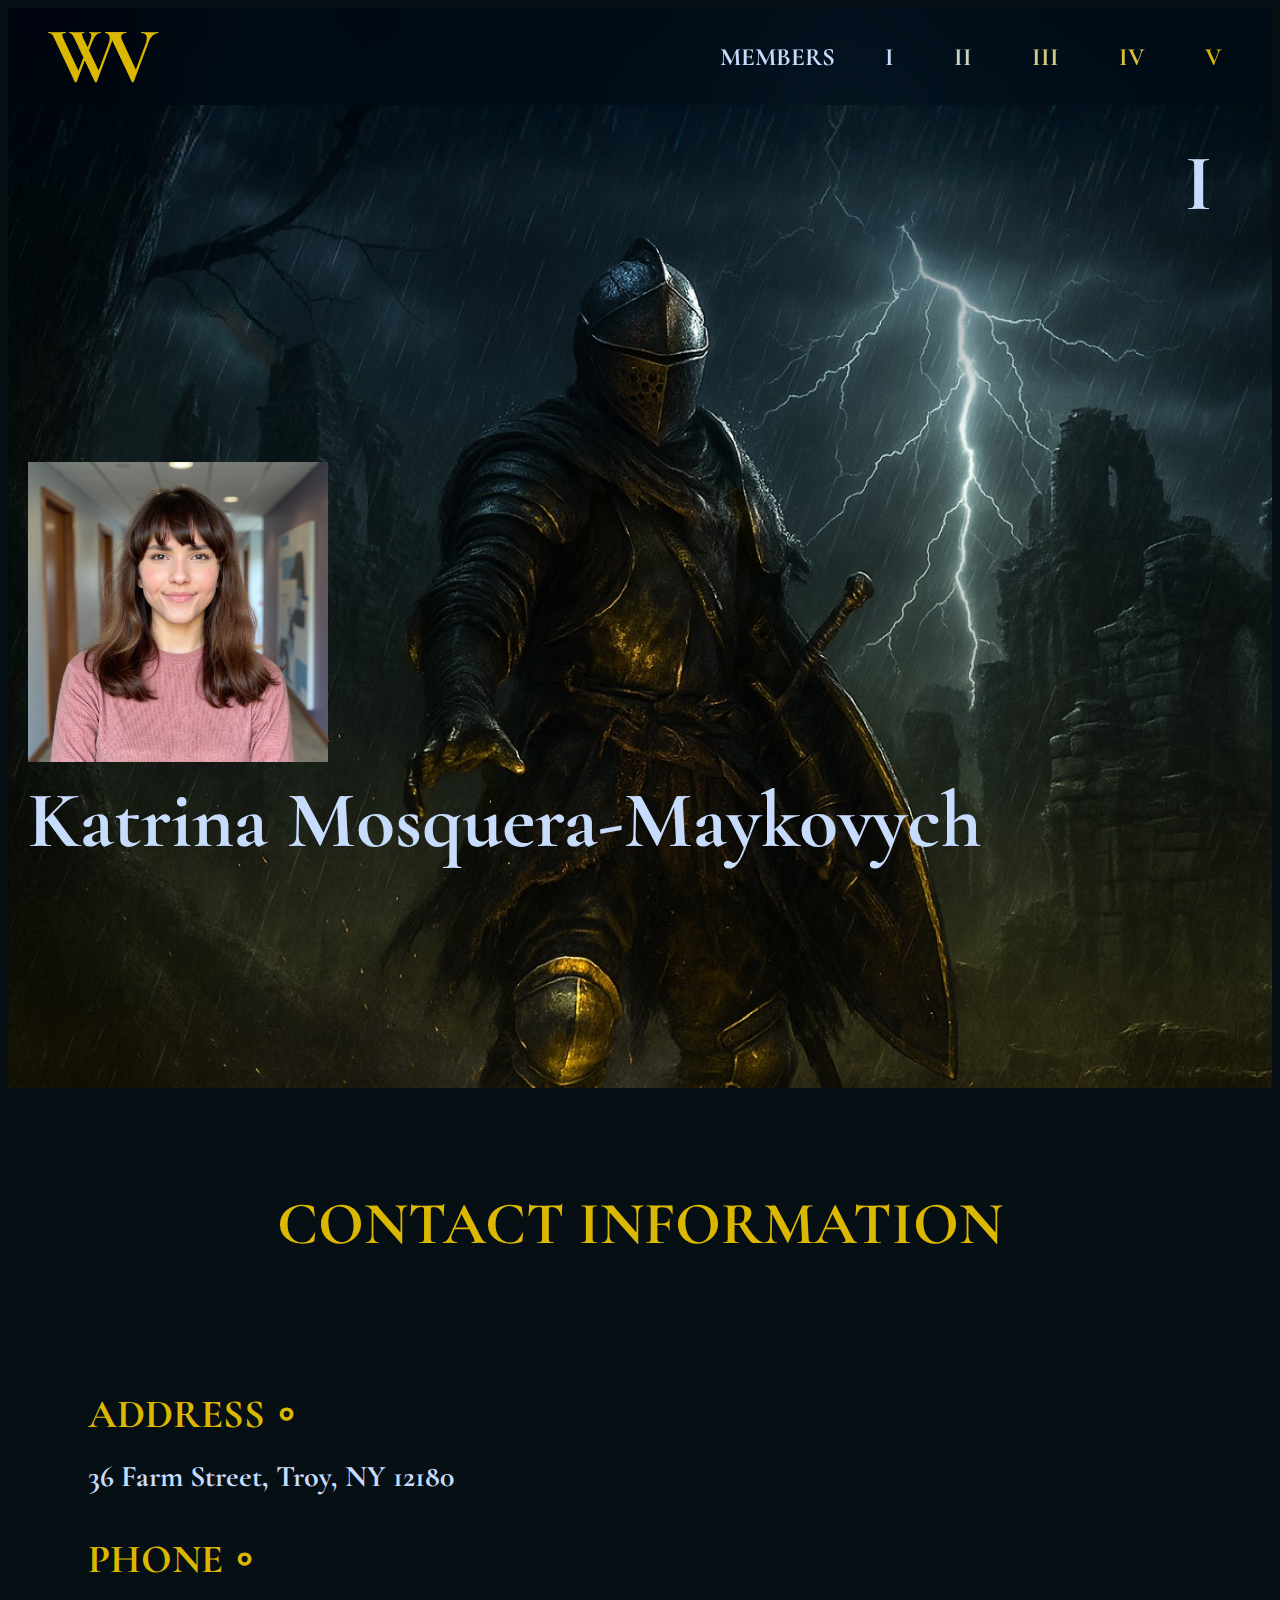
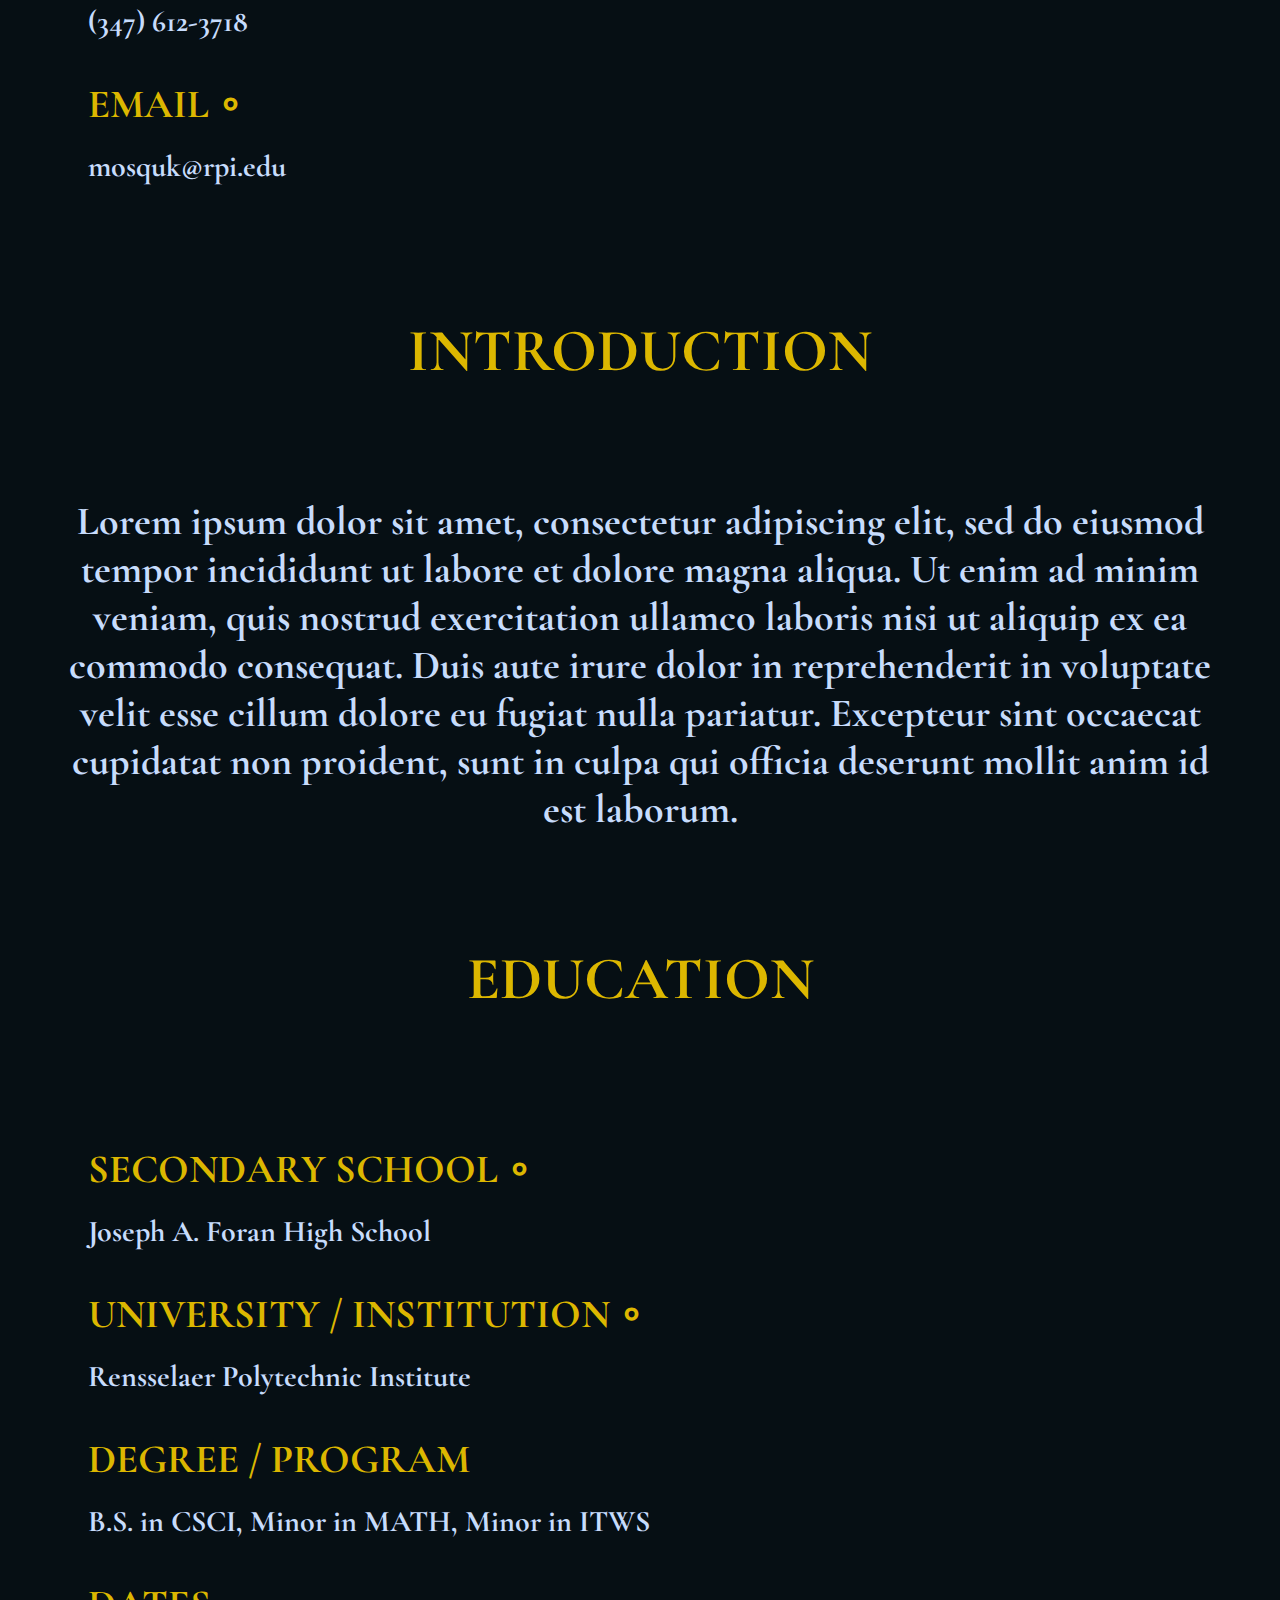
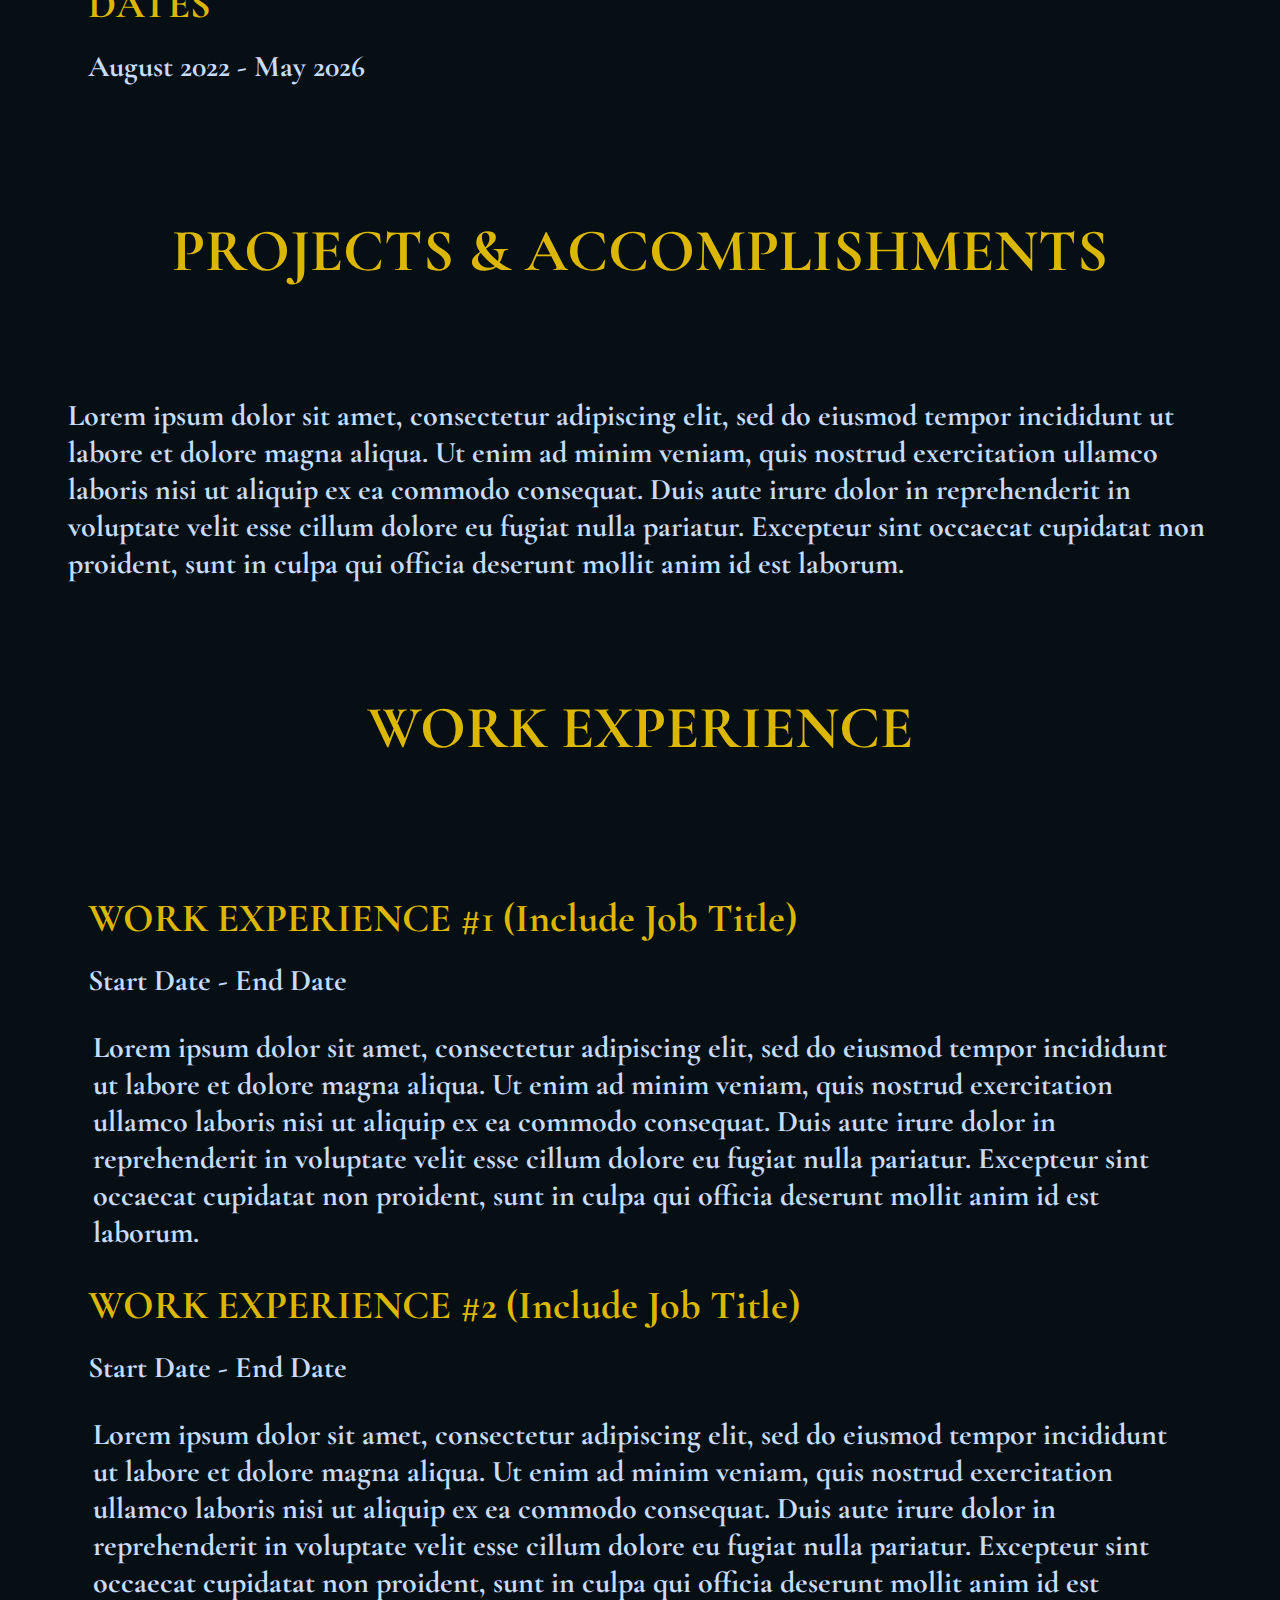
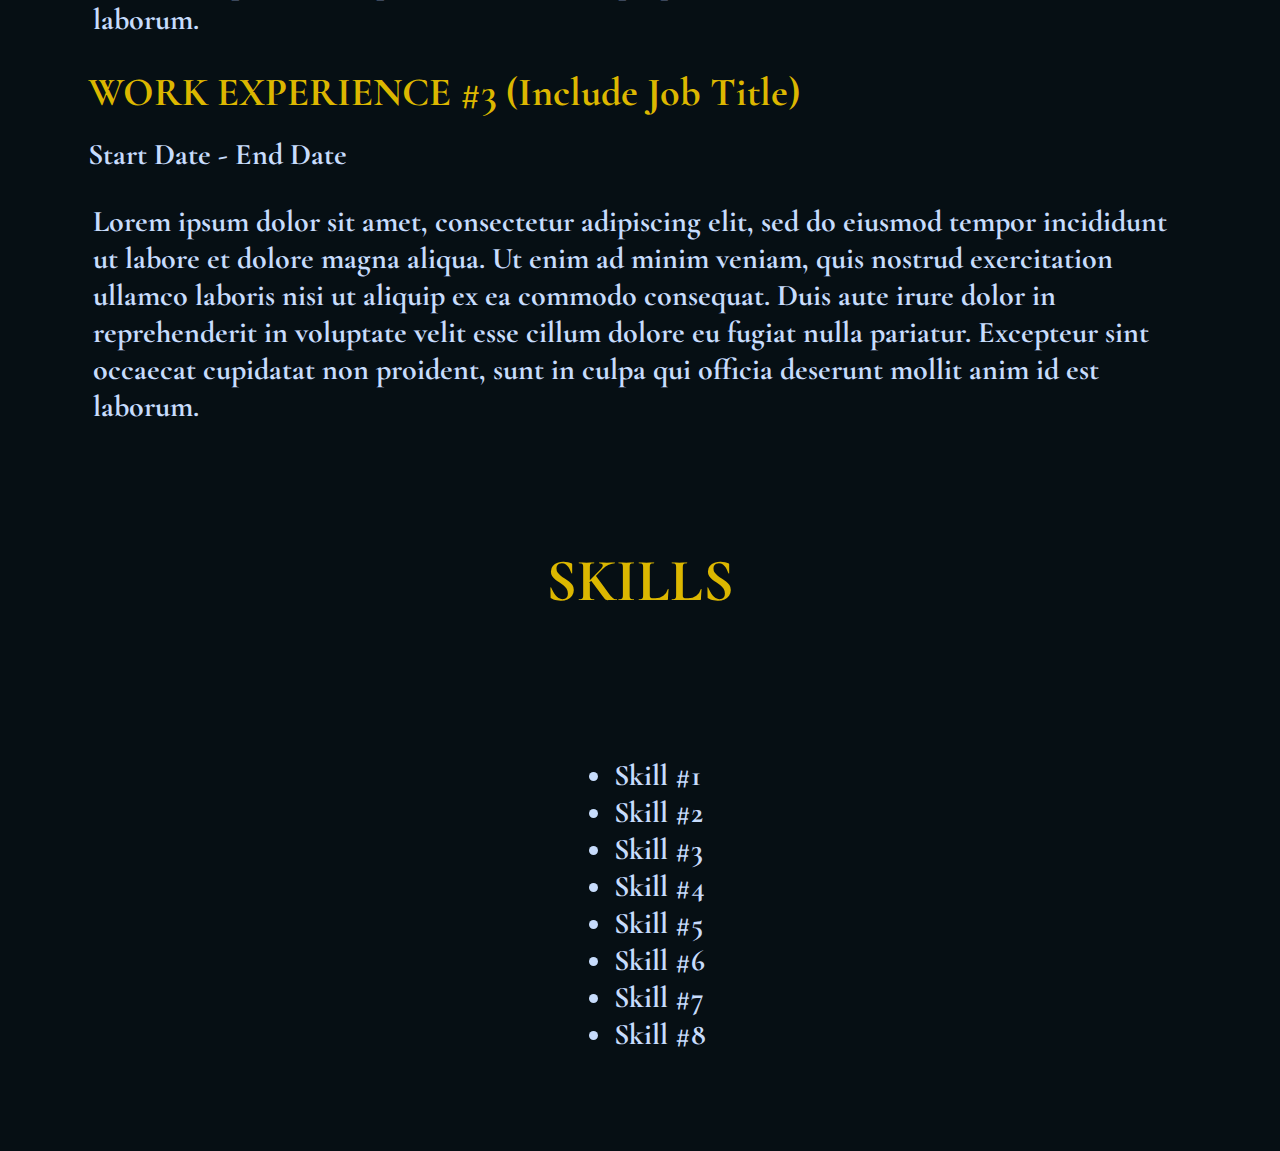
<file: Lab1/kat.html>
<!DOCTYPE html>
<html lang="en">
<head>
    <meta charset="UTF-8">
    <meta name="viewport" content="width=device-width, initial-scale=1.0">
    <link rel="icon" type="image/png" href="Resources/WV-monogram.svg">
    <title>WeatherVanes | Katrina M.</title>
    <link rel="stylesheet" href="Resources/merged-styles.css">
    <link rel="preconnect" href="https://fonts.googleapis.com">
    <link rel="preconnect" href="https://fonts.gstatic.com" crossorigin>
    <link href="https://fonts.googleapis.com/css2?family=Cormorant+Garamond:ital,wght@0,300..700;1,300..700&family=Lacquer&display=swap" rel="stylesheet">
</head>
<body>
   <div class="main">
  <div class="picture-stack" style="
      background: url(Resources/dark-souls-larger.png) center;
      background-size: cover;
      background-repeat: no-repeat;">
    <div class="header">
      <a href="index.html" style="padding: 0px"><div class="wv-monogram">WV</div></a>
      <div class="separating-div"></div>
      <div class="members">MEMBERS</div>
      <a href="kat.html" class="member-1">I</a>
      <a href="manny.html" class="member-2">II</a>
      <a href="mj.html" class="member-3">III</a>
      <a href="varugr.html" class="member-4">IV</a>
      <a href="sawyer.html" class="member-5">V</a>
    </div>

    <div class="hero">
      <div class="member-number">
        <div class="weather-vanes-title">I</div>
      </div>
      <div class="headshot-and-name">
        <img src="Resources/kat.jpeg" style="aspect-ratio: inherit;" height="300px" />
        <div class="weather-vanes-title2">Katrina Mosquera-Maykovych</div>
      </div>
    </div>
  </div>
  <div class="portfolio-information">
    <div class="contact-information">CONTACT INFORMATION</div>
    <div class="contact-info">
      <div class="text">
        <div class="title">
          <div class="address">ADDRESS ∘</div>
        </div>
        <div class="description">
          <div class="desc">
            36 Farm Street, Troy, NY 12180
          </div>
        </div>
      </div>
      <div class="text">
        <div class="title">
          <div class="phone">PHONE ∘</div>
        </div>
        <div class="description">
          <div class="_347-612-3718">(347) 612-3718</div>
        </div>
      </div>
      <div class="text">
        <div class="title">
          <div class="email">EMAIL ∘</div>
        </div>
        <div class="description">
          <div class="mosquk-rpi-edu">mosquk@rpi.edu</div>
        </div>
      </div>
    </div>
    <div class="introduction">INTRODUCTION</div>
    <div class="introduction-statement">
      <div
        class="[base64]"
      >
        Lorem ipsum dolor sit amet, consectetur adipiscing elit, sed do eiusmod
        tempor incididunt ut labore et dolore magna aliqua. Ut enim ad minim
        veniam, quis nostrud exercitation ullamco laboris nisi ut aliquip ex ea
        commodo consequat. Duis aute irure dolor in reprehenderit in voluptate
        velit esse cillum dolore eu fugiat nulla pariatur. Excepteur sint
        occaecat cupidatat non proident, sunt in culpa qui officia deserunt
        mollit anim id est laborum.
      </div>
    </div>
    <div class="education">EDUCATION</div>
    <div class="contact-info">
      <div class="text">
        <div class="title">
          <div class="secondary-school">SECONDARY SCHOOL ∘</div>
        </div>
        <div class="description">
          <div class="joseph-a-foran-high-school">
            Joseph A. Foran High School
          </div>
        </div>
      </div>
      <div class="text">
        <div class="title">
          <div class="university-institution">UNIVERSITY / INSTITUTION ∘</div>
        </div>
        <div class="description">
          <div class="rensselaer-polytechnic-institute">
            Rensselaer Polytechnic Institute
          </div>
        </div>
      </div>
      <div class="text">
        <div class="title">
          <div class="degree-program">DEGREE / PROGRAM</div>
        </div>
        <div class="description">
          <div class="b-s-in-csci-minor-in-math-minor-in-itws">
            B.S. in CSCI, Minor in MATH, Minor in ITWS
          </div>
        </div>
      </div>
      <div class="text">
        <div class="title">
          <div class="dates">DATES</div>
        </div>
        <div class="description">
          <div class="august-2022-may-2026">August 2022 - May 2026</div>
        </div>
      </div>
    </div>
    <div class="projects-accomplishments">PROJECTS &amp; ACCOMPLISHMENTS</div>
    <div class="projects-accomplishments2">
      <div
        class="description"
      >
        Lorem ipsum dolor sit amet, consectetur adipiscing elit, sed do eiusmod
        tempor incididunt ut labore et dolore magna aliqua. Ut enim ad minim
        veniam, quis nostrud exercitation ullamco laboris nisi ut aliquip ex ea
        commodo consequat. Duis aute irure dolor in reprehenderit in voluptate
        velit esse cillum dolore eu fugiat nulla pariatur. Excepteur sint
        occaecat cupidatat non proident, sunt in culpa qui officia deserunt
        mollit anim id est laborum.
      </div>
    </div>
    <div class="work-experience">WORK EXPERIENCE</div>
    <div class="contact-info">
      <div class="text">
        <div class="title">
          <div class="work-experience-1-include-job-title">
            WORK EXPERIENCE #1 (Include Job Title)
          </div>
        </div>
        <div class="description">
          <div class="start-date-end-date">Start Date - End Date</div>
        </div>
      </div>
      <div class="work-exp-details">
        <div
          class="[base64]"
        >
          Lorem ipsum dolor sit amet, consectetur adipiscing elit, sed do
          eiusmod tempor incididunt ut labore et dolore magna aliqua. Ut enim ad
          minim veniam, quis nostrud exercitation ullamco laboris nisi ut
          aliquip ex ea commodo consequat. Duis aute irure dolor in
          reprehenderit in voluptate velit esse cillum dolore eu fugiat nulla
          pariatur. Excepteur sint occaecat cupidatat non proident, sunt in
          culpa qui officia deserunt mollit anim id est laborum.
        </div>
      </div>
      <div class="text">
        <div class="title">
          <div class="work-experience-2-include-job-title">
            WORK EXPERIENCE #2 (Include Job Title)
          </div>
        </div>
        <div class="description">
          <div class="start-date-end-date">Start Date - End Date</div>
        </div>
      </div>
      <div class="work-exp-details">
        <div
          class="[base64]"
        >
          Lorem ipsum dolor sit amet, consectetur adipiscing elit, sed do
          eiusmod tempor incididunt ut labore et dolore magna aliqua. Ut enim ad
          minim veniam, quis nostrud exercitation ullamco laboris nisi ut
          aliquip ex ea commodo consequat. Duis aute irure dolor in
          reprehenderit in voluptate velit esse cillum dolore eu fugiat nulla
          pariatur. Excepteur sint occaecat cupidatat non proident, sunt in
          culpa qui officia deserunt mollit anim id est laborum.
        </div>
      </div>
      <div class="text">
        <div class="title">
          <div class="work-experience-3-include-job-title">
            WORK EXPERIENCE #3 (Include Job Title)
          </div>
        </div>
        <div class="description">
          <div class="start-date-end-date">Start Date - End Date</div>
        </div>
      </div>
      <div class="work-exp-details">
        <div
          class="[base64]"
        >
          Lorem ipsum dolor sit amet, consectetur adipiscing elit, sed do
          eiusmod tempor incididunt ut labore et dolore magna aliqua. Ut enim ad
          minim veniam, quis nostrud exercitation ullamco laboris nisi ut
          aliquip ex ea commodo consequat. Duis aute irure dolor in
          reprehenderit in voluptate velit esse cillum dolore eu fugiat nulla
          pariatur. Excepteur sint occaecat cupidatat non proident, sunt in
          culpa qui officia deserunt mollit anim id est laborum.
        </div>
      </div>
    </div>
    <div class="skills">SKILLS</div>
    <div class="skills2">
      <div
        class="skill-1-skill-2-skill-3-skill-4-skill-5-skill-6-skill-7-skill-8"
      >
        <ul
          class="skill-1-skill-2-skill-3-skill-4-skill-5-skill-6-skill-7-skill-8-span"
        >
          <li>Skill #1</li>
          <li>Skill #2</li>
          <li>Skill #3</li>
          <li>Skill #4</li>
          <li>Skill #5</li>
          <li>Skill #6</li>
          <li>Skill #7</li>
          <li>Skill #8</li>
        </ul>
      </div>
    </div>
  </div>
</div>


</body>
</html>
</file>
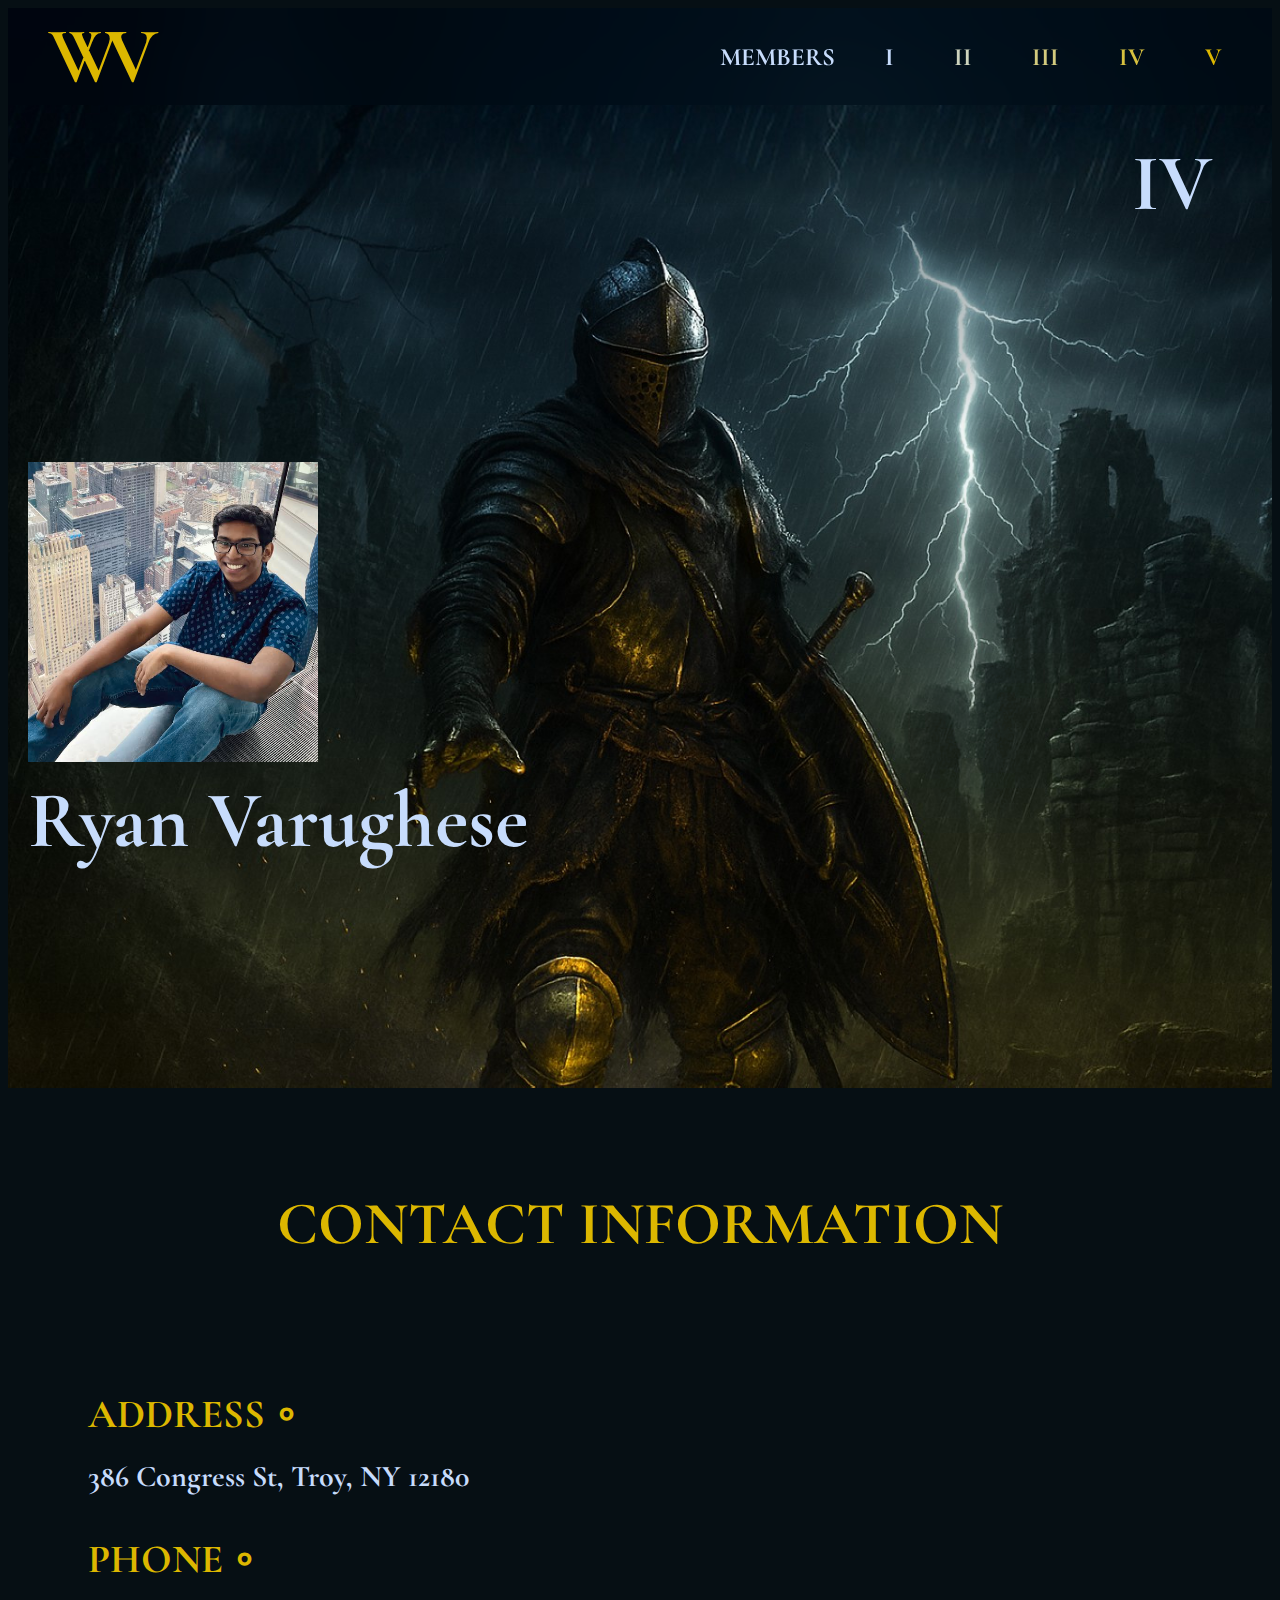
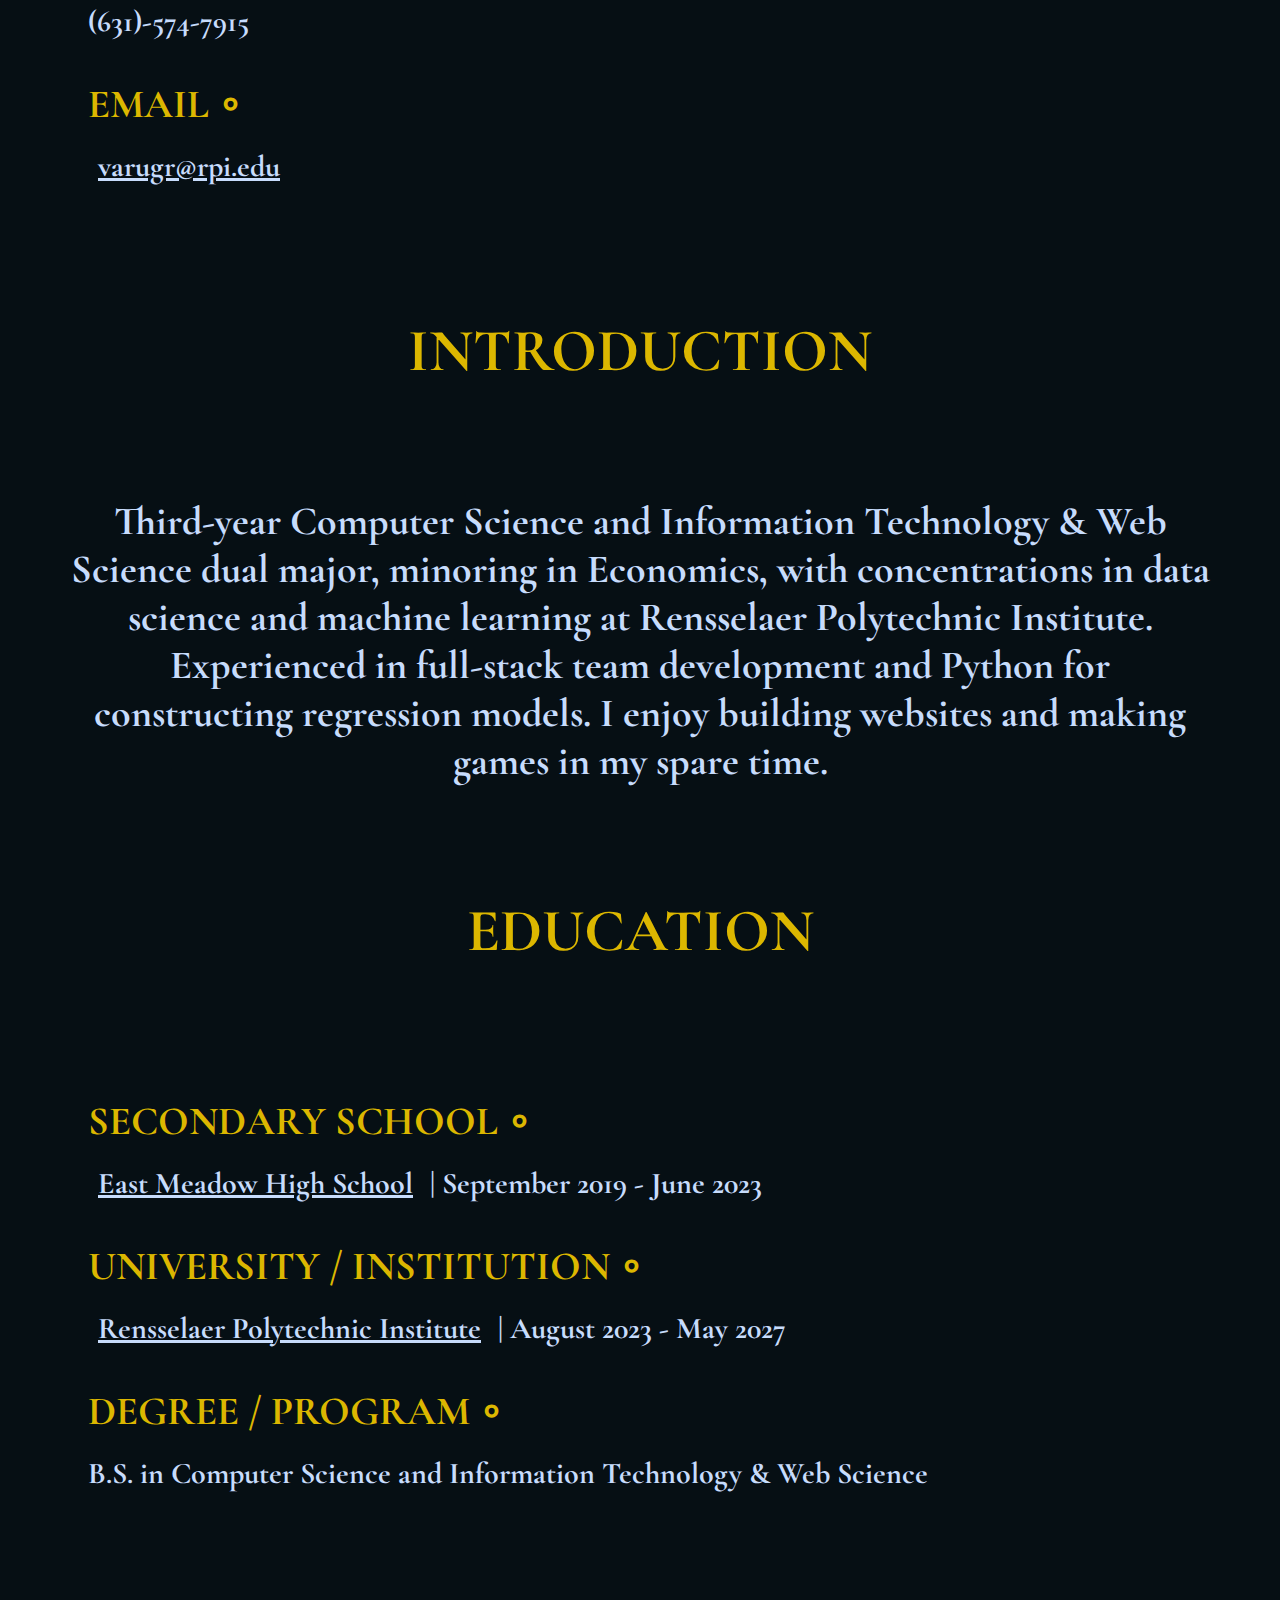
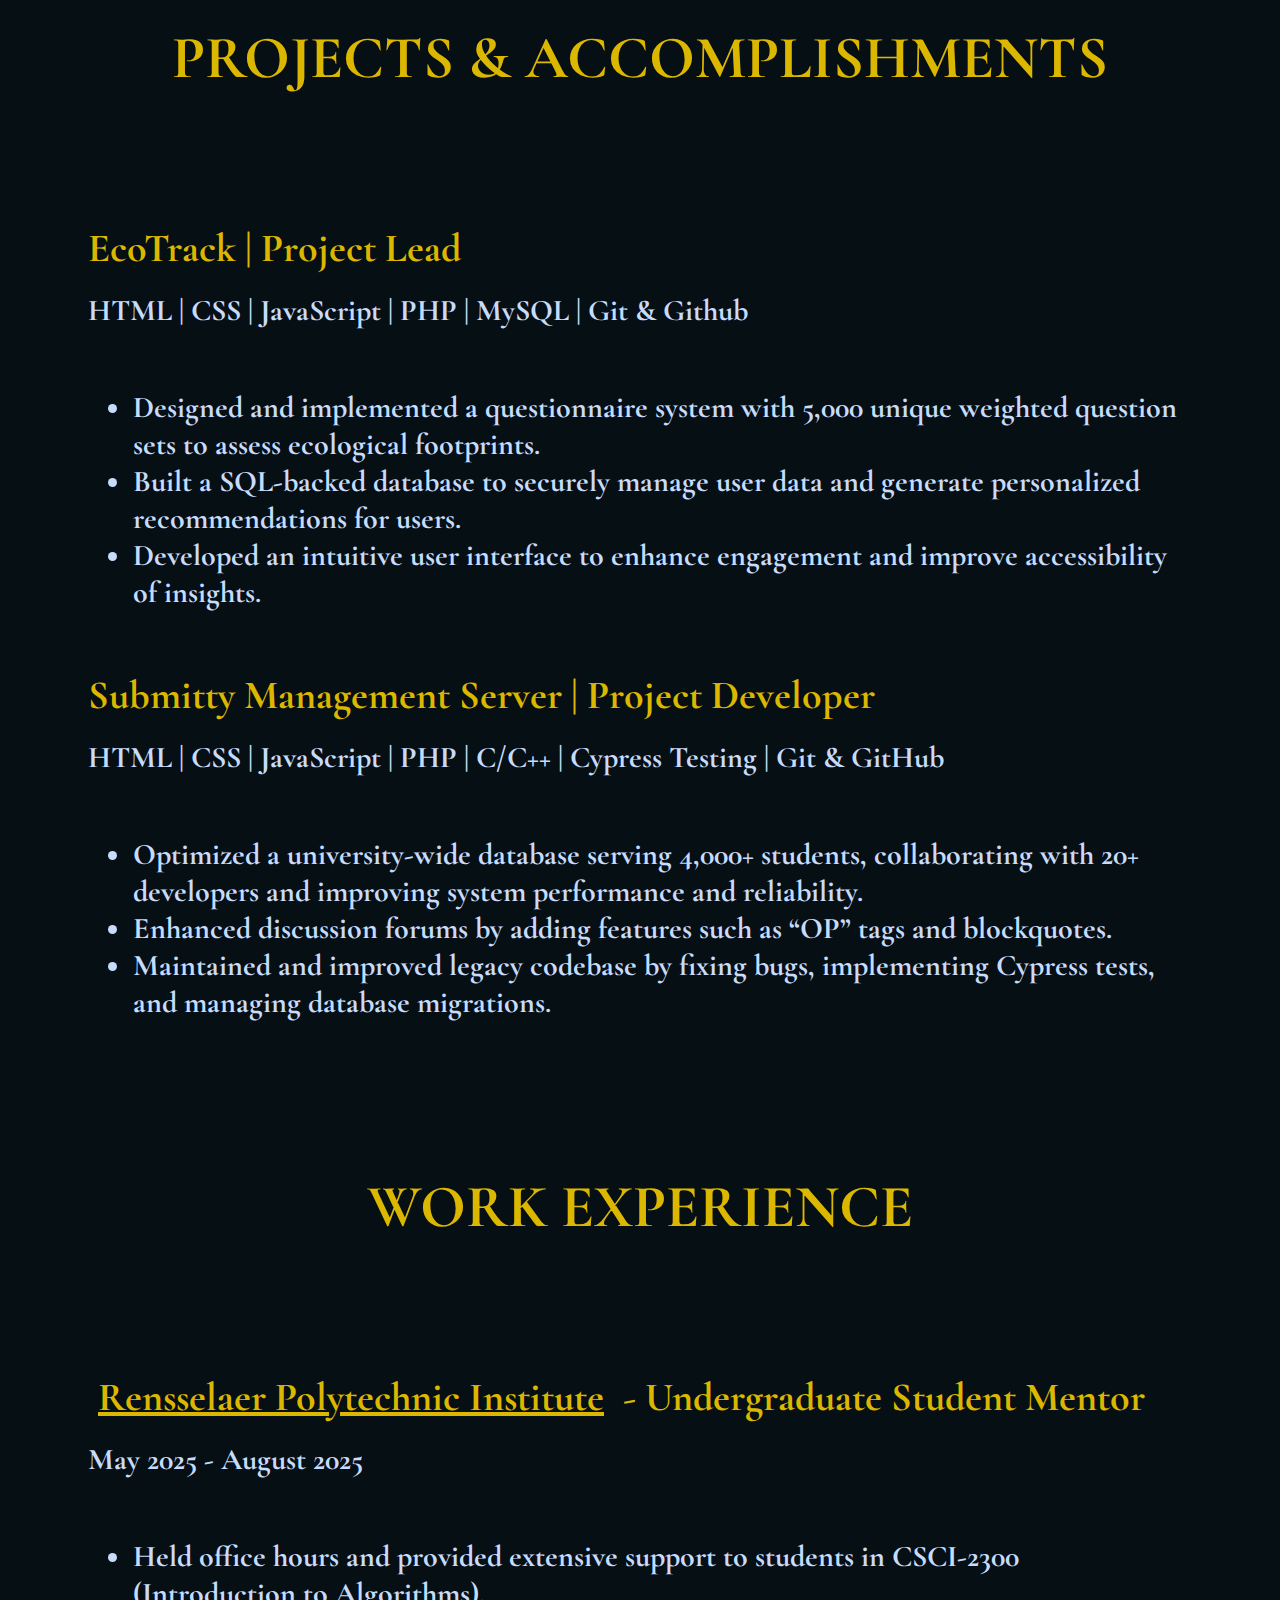
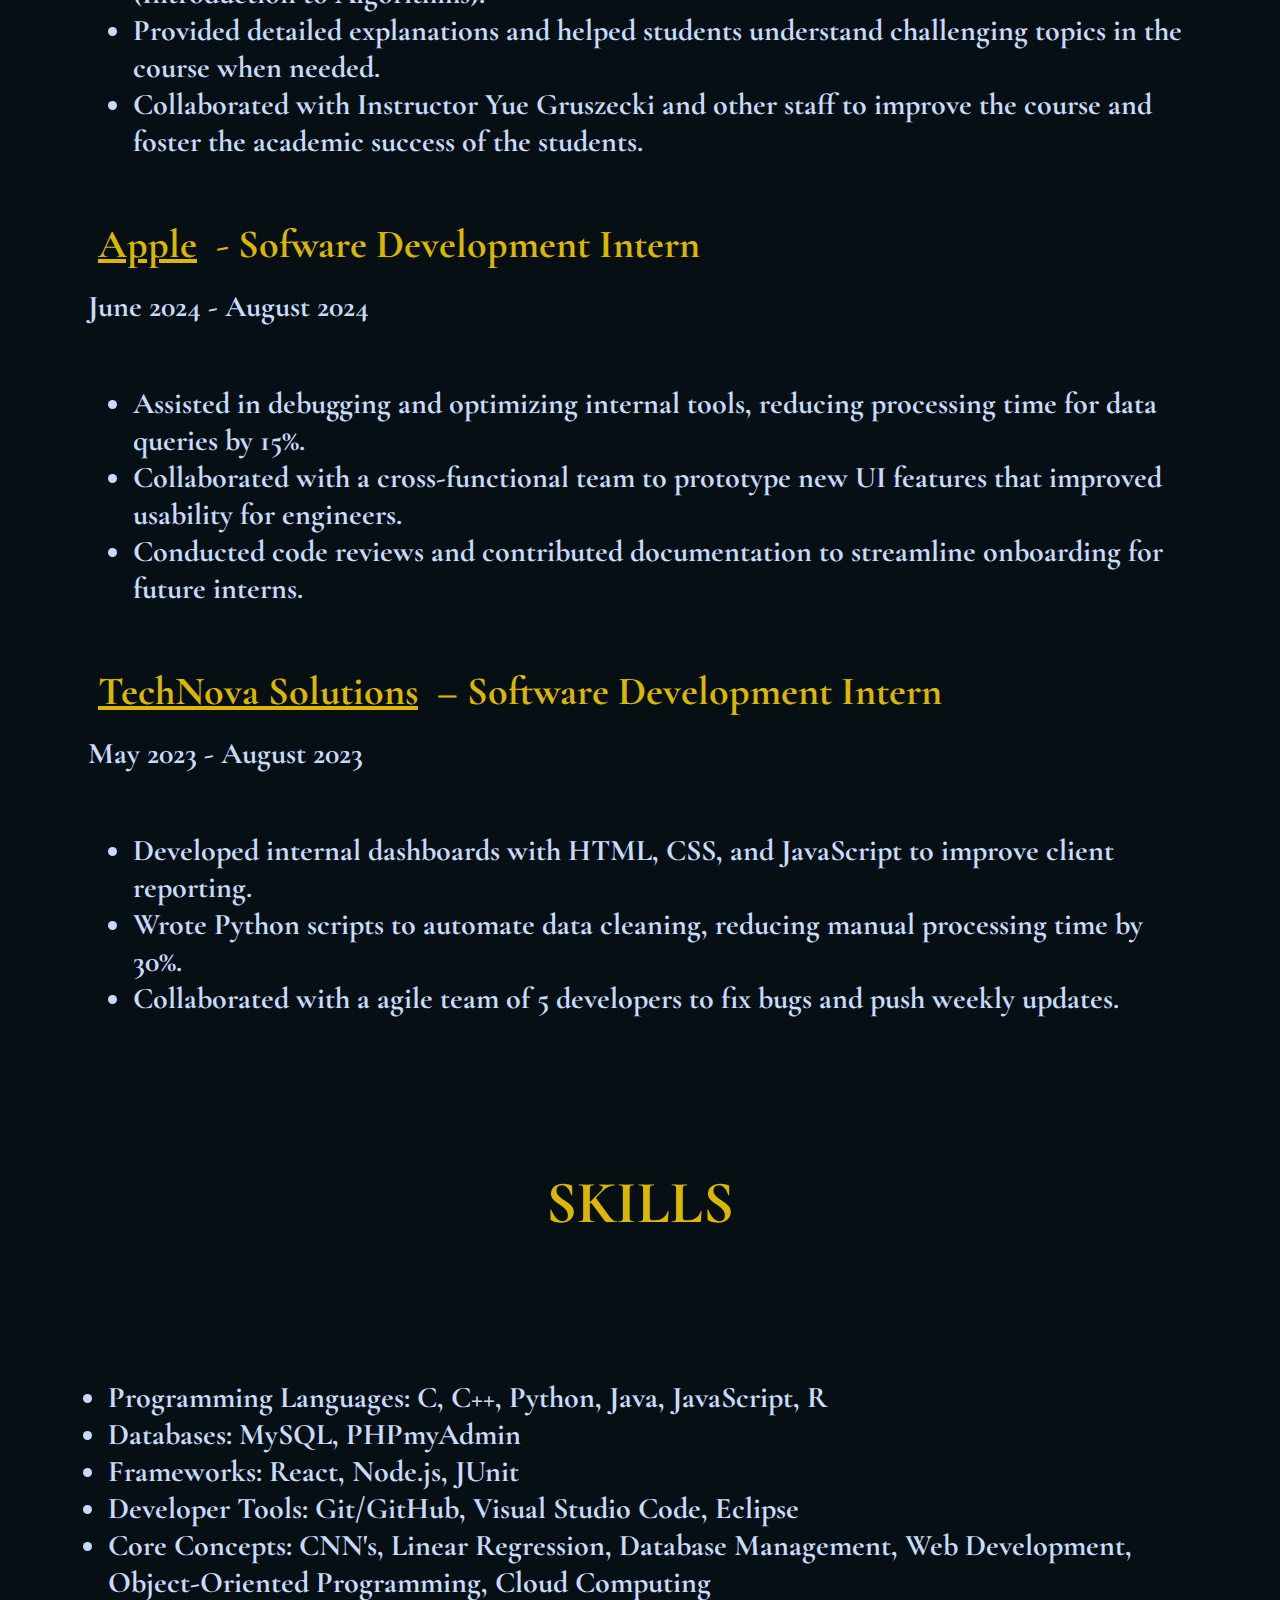
<file: Lab1/varugr.html>
<!DOCTYPE html>
<html lang="en">

<head>
    <meta charset="UTF-8">
    <meta name="viewport" content="width=device-width, initial-scale=1.0">
    <link rel="icon" type="image/png" href="Resources/WV-monogram.svg">
    <title>WeatherVanes | Ryan V.</title>
    <link rel="stylesheet" href="Resources/merged-styles.css">
    <link rel="preconnect" href="https://fonts.googleapis.com">
    <link rel="preconnect" href="https://fonts.gstatic.com" crossorigin>
    <link href="https://fonts.googleapis.com/css2?family=Cormorant+Garamond:ital,wght@0,300..700;1,300..700&family=Lacquer&display=swap" rel="stylesheet">
</head>

<body>
   <div class="main">
  <div class="picture-stack" style="
      background: url(Resources/dark-souls-larger.png) center;
      background-size: cover;
      background-repeat: no-repeat;">

    <div class="header">
      <a href="index.html" style="padding: 0px"><div class="wv-monogram">WV</div></a>
      <div class="separating-div"></div>
      <div class="members">MEMBERS</div>
      <a href="kat.html" class="member-1">I</a>
      <a href="manny.html" class="member-2">II</a>
      <a href="mj.html" class="member-3">III</a>
      <a href="varugr.html" class="member-4">IV</a>
      <a href="sawyer.html" class="member-5">V</a>
    </div>

    <div class="hero">
      <div class="member-number">
        <div class="weather-vanes-title">IV</div>
      </div>
      <div class="headshot-and-name">
        <img src="Resources/ryan.png" style="aspect-ratio: inherit;" height="300" alt="Ryan Varughese"/>
        <div class="weather-vanes-title2">Ryan Varughese</div>
      </div>
    </div>
  </div>
  <div class="portfolio-information">



  <div class="contact-information">CONTACT INFORMATION</div>
  <div class="contact-info vcard">
    <div class="text">
      <div class="title">
        <div class="address">ADDRESS ∘</div>
      </div>
      <div class="description">
        <div class="desc adr">
          <span class="street-address">386 Congress St</span>, 
          <span class="locality">Troy</span>, 
          <span class="region">NY</span> 
          <span class="postal-code">12180</span>
        </div>
      </div>
    </div>
    <div class="text">
      <div class="title">
        <div class="phone">PHONE ∘</div>
      </div>
      <div class="description">
        <div class="tel">(631)-574-7915</div>
      </div>
    </div>
    <div class="text">
      <div class="title">
        <div class="email">EMAIL ∘</div>
      </div>
      <div class="description">
        <div class="email">
          <a class="email" href="mailto:varugr@rpi.edu">varugr@rpi.edu</a>
        </div>
      </div>
    </div>
  </div>




    <div class="introduction">INTRODUCTION</div>
    <div class="introduction-statement">
      <div
        class="[base64]"
      >
        Third-year Computer Science and Information Technology & Web Science dual major, minoring in Economics, 
        with concentrations in data science and machine learning at Rensselaer Polytechnic Institute. 
        Experienced in full-stack team development and Python for constructing regression models. I enjoy building websites and making
        games in my spare time.
      </div>
    </div>



    <div class="education">EDUCATION</div>
    <div class="contact-info">
      <div class="text">
        <div class="title">
          <div class="secondary-school">SECONDARY SCHOOL ∘</div>
        </div>
        <div class="description">
          <div class="em-high-school">
            <a href="https://www.emufsd.us/o/emhs">East Meadow High School</a> | September 2019 - June 2023
          </div>
        </div>
      </div>
      <div class="text">
        <div class="title">
          <div class="university-institution">UNIVERSITY / INSTITUTION ∘</div>
        </div>
        <div class="description">
          <div class="rensselaer-polytechnic-institute">
            <a href="https://www.rpi.edu/">Rensselaer Polytechnic Institute</a> | August 2023 - May 2027
          </div>
        </div>
      </div>
      <div class="text">
        <div class="title">
          <div class="degree-program">DEGREE / PROGRAM ∘</div>
        </div>
        <div class="description">
          <div class="b-s-in-csci-minor-in-math-minor-in-itws">
            B.S. in Computer Science and Information Technology & Web Science
          </div>
        </div>
      </div>
    </div>



    <div class="projects-accomplishments">PROJECTS &amp; ACCOMPLISHMENTS</div>
    <div class="contact-info">
      <div class="text">
        <div class="title">
          <div class="project"> EcoTrack | Project Lead </div>
        </div>
        <div class="description">
          <div class="start-date-end-date">HTML | CSS | JavaScript | PHP | MySQL | Git & Github</div>
        </div>
      </div>
      <div class="work-exp-details-ryan">
        <div class = info>
          <ul>
            <li>Designed and implemented a questionnaire system with 5,000 unique weighted question sets to assess ecological footprints.</li>
            <li>Built a SQL-backed database to securely manage user data and generate personalized recommendations for users.</li>
            <li>Developed an intuitive user interface to enhance engagement and improve accessibility of insights.</li>
          </ul>
        </div>
      </div>
      <div class="text">
        <div class="title">
          <div class="project">Submitty Management Server | Project Developer</div>
        </div>
        <div class="description">
          <div class="start-date-end-date">HTML | CSS | JavaScript | PHP | C/C++ | Cypress Testing | Git & GitHub</div>
        </div>
      </div>
      <div class="work-exp-details-ryan">
        <div class = info>
          <ul>
            <li>Optimized a university-wide database serving 4,000+ students, collaborating with 20+ developers and improving system performance and reliability.</li>
            <li>Enhanced discussion forums by adding features such as “OP” tags and blockquotes.</li>
            <li>Maintained and improved legacy codebase by fixing bugs, implementing Cypress tests, and managing database migrations.</li>
          </ul>
        </div>
      </div>
    </div>



    <div class="work-experience">WORK EXPERIENCE</div>
    <div class="contact-info">
      <div class="text">
        <div class="title">
          <div class="work-experience-1-include-job-title-ryan">
            <div class="rensselaer-polytechnic-institute">
              <a href="https://www.rpi.edu/">Rensselaer Polytechnic Institute</a> - Undergraduate Student Mentor</div>
          </div>
        </div>
        <div class="description">
          <div class="start-date-end-date">May 2025 - August 2025</div>
        </div>
      </div>
      <div class="work-exp-details-ryan">
        <div class = info>
          <ul>
            <li>Held office hours and provided extensive support to students in CSCI-2300 (Introduction to Algorithms).</li>
            <li>Provided detailed explanations and helped students understand challenging topics in the course when needed.</li>
            <li>Collaborated with Instructor Yue Gruszecki and other staff to improve the course and foster the academic success of the students.</li>
          </ul>
        </div>
      </div>
      <div class="text">
        <div class="title">
          <div class="work-experience-2-include-job-title-ryan">
            <div class="rensselaer-polytechnic-institute">
              <a href="https://www.apple.com/">Apple</a> - Sofware Development Intern
            </div>
          </div>
        </div>
        <div class="description">
          <div class="start-date-end-date">June 2024 - August 2024</div>
        </div>
      </div>
      <div class="work-exp-details-ryan">
        <div class = info>
          <ul>
            <li>Assisted in debugging and optimizing internal tools, reducing processing time for data queries by 15%.</li>
            <li>Collaborated with a cross-functional team to prototype new UI features that improved usability for engineers.</li>
            <li>Conducted code reviews and contributed documentation to streamline onboarding for future interns.</li>
          </ul>
        </div>
      </div>
      <div class="text">
        <div class="title">
          <div class="work-experience-3-include-job-title-ryan">
            <div class="rensselaer-polytechnic-institute">
              <a href="https://technovasolutions.io/">TechNova Solutions</a> – Software Development Intern
            </div>
          </div>
        </div>
        <div class="description">
          <div class="start-date-end-date">May 2023 - August 2023</div>
        </div>
      </div>
      <div class="work-exp-details-ryan">
        <div class = info>
          <ul>
            <li>Developed internal dashboards with HTML, CSS, and JavaScript to improve client reporting.</li>
            <li>Wrote Python scripts to automate data cleaning, reducing manual processing time by 30%.</li>
            <li>Collaborated with a agile team of 5 developers to fix bugs and push weekly updates.</li>
          </ul>
        </div>
      </div>
    </div>




    <div class="skills">SKILLS</div>
    <div class="skills2-ryan">
      <div class="skill-1-skill-2-skill-3-skill-4-skill-5-skill-6-skill-7-skill-8">
        <ul class="skill-1-skill-2-skill-3-skill-4-skill-5-skill-6-skill-7-skill-8-span">
          <li>Programming Languages: C, C++, Python, Java, JavaScript, R</li>
          <li>Databases: MySQL, PHPmyAdmin</li>
          <li>Frameworks: React, Node.js, JUnit</li>
          <li>Developer Tools: Git/GitHub, Visual Studio Code, Eclipse</li>
          <li>Core Concepts: CNN's, Linear Regression, Database Management, Web Development, Object-Oriented Programming, Cloud Computing</li>
        </ul>
      </div>
    </div>
  </div>
</div>


</body>
</html>
</file>
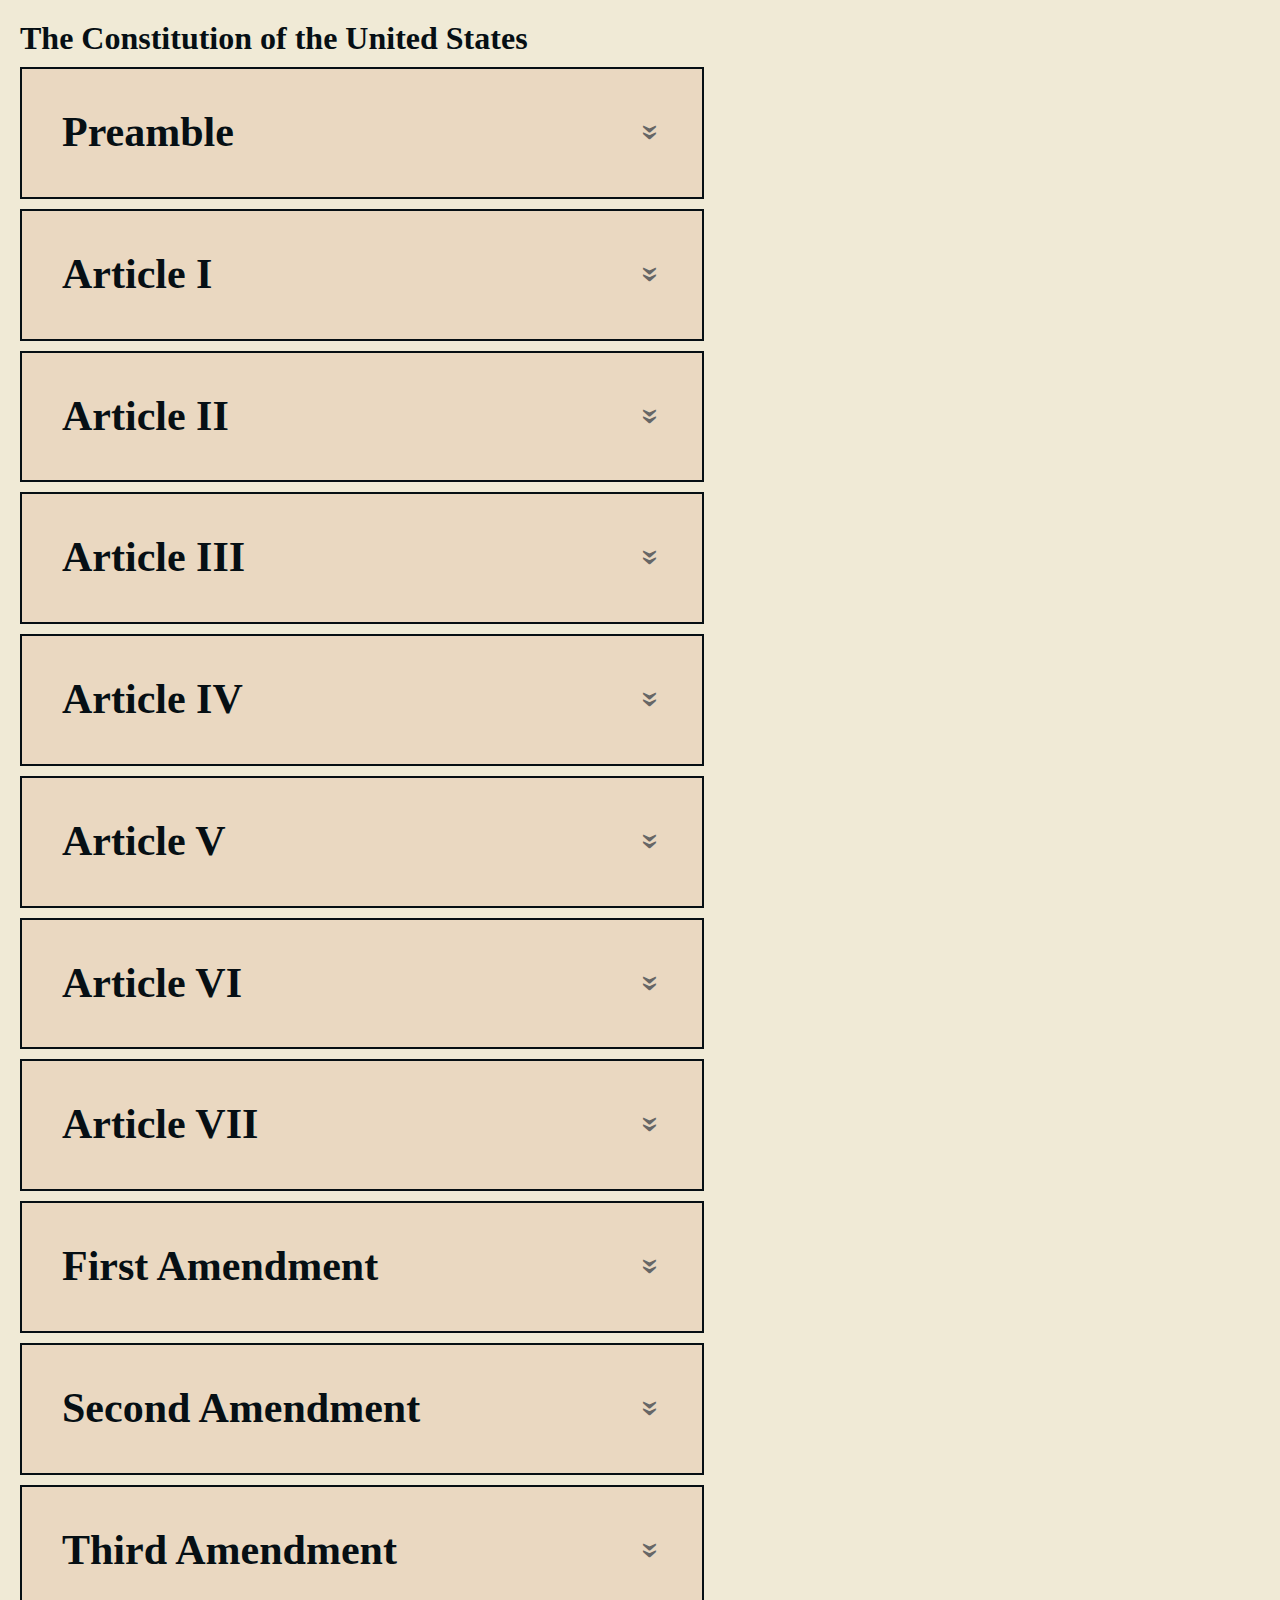
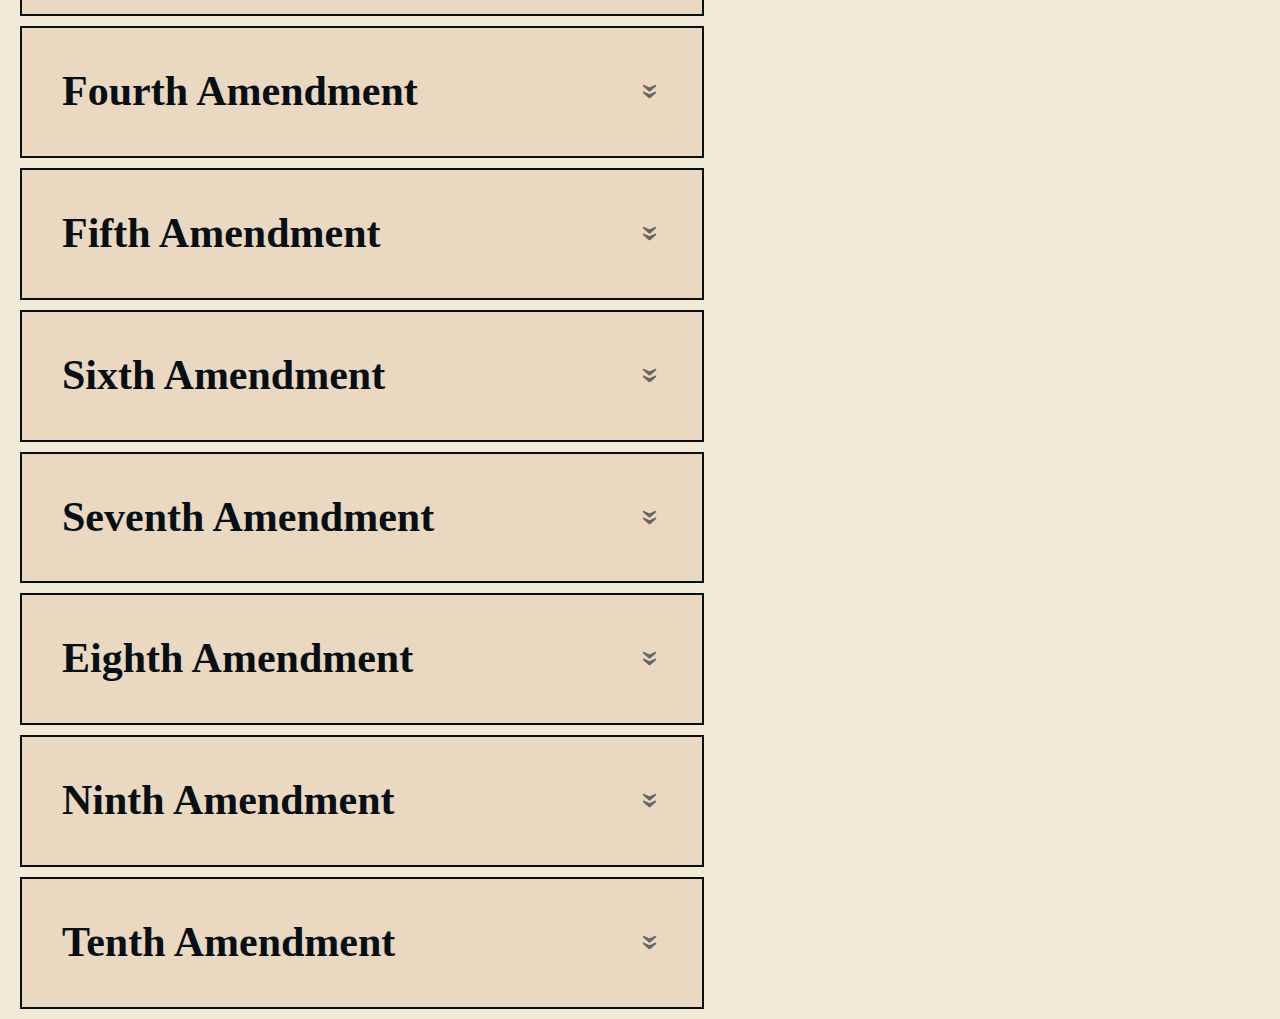
<file: Lab2/constitution.html>
<!DOCTYPE html>
<html lang="en">
<head>
  <meta charset="UTF-8">
  <meta name="viewport" content="width=device-width, initial-scale=1.0">
  <title>The Constitution of the United States</title>
  <link rel="stylesheet" href="Resources/styles.css">
</head>
<body>
  <h1 class = "main-title">The Constitution of the United States</h1>

  <!-- Preamble -->
  <div class = "preamble">
    <h1>Preamble</h1>
    <p>We the People of the United States, in Order to form a more perfect Union, establish Justice, insure domestic Tranquility, 
        provide for the common defence, promote the general Welfare, and secure the Blessings of Liberty to ourselves and our Posterity, 
        do ordain and establish this Constitution for the United States of America.
    </p>
  </div>


  <!-- Articles 1-7 -->
  <div class = "article">
    <h1>Article I</h1>
    <button class="analysis-btn" onclick="toggleAnalysis('article1')">View Analysis</button>
    <h2>Section 1</h2>
      <p>All legislative Powers herein granted shall be vested in a Congress of the United States, which shall consist of a Senate and House 
          of Representatives.
      </p>

    <h2>Section 2</h2>
      <p>The House of Representatives shall be composed of Members chosen every second Year by the People of the several States, 
          and the Electors in each State shall have the Qualifications requisite for Electors of the most numerous Branch of the State Legislature.
      </p>
      <p>No Person shall be a Representative who shall not have attained to the Age of twenty five Years, and been seven Years a Citizen 
          of the United States, and who shall not, when elected, be an Inhabitant of that State in which he shall be chosen.
      </p>
      <p>Representatives and direct Taxes shall be apportioned among the several States which may be included within this Union, 
          according to their respective Numbers, which shall be determined by adding to the whole Number of free Persons, 
          including those bound to Service for a Term of Years, and excluding Indians not taxed, three fifths of all other Persons. 
          The actual Enumeration shall be made within three Years after the first Meeting of the Congress of the United States, 
          and within every subsequent Term of ten Years, in such Manner as they shall by Law direct. The Number of Representatives 
          shall not exceed one for every thirty Thousand, but each State shall have at Least one Representative; and until such enumeration 
          shall be made, the State of New Hampshire shall be entitled to chuse three, Massachusetts eight, Rhode Island and Providence 
          Plantations one, Connecticut five, New-York six, New Jersey four, Pennsylvania eight, Delaware one, Maryland six, Virginia ten, 
          North Carolina five, South Carolina five, and Georgia three.
      </p>
      <p>When vacancies happen in the Representation from any State, the Executive Authority thereof shall issue Writs of Election to 
          fill such Vacancies.
      </p>
      <p>The House of Representatives shall chuse their Speaker and other Officers; and shall have the sole Power of Impeachment.
      </p>

    <h2>Section 3</h2>
      <p>The Senate of the United States shall be composed of two Senators from each State, chosen by the Legislature thereof, 
          for six Years; and each Senator shall have one Vote.
      </p>
      <p>Immediately after they shall be assembled in Consequence of the first Election, they shall be divided as equally as may be 
          into three Classes. The Seats of the Senators of the first Class shall be vacated at the Expiration of the second Year, 
          of the second Class at the Expiration of the fourth Year, and of the third Class at the Expiration of the sixth Year, 
          so that one third may be chosen every second Year; and if Vacancies happen by Resignation, or otherwise, during the 
          Recess of the Legislature of any State, the Executive thereof may make temporary Appointments until the next Meeting of the Legislature, 
          which shall then fill such Vacancies.
      </p>
      <p>No Person shall be a Senator who shall not have attained to the Age of thirty Years, and been nine Years a Citizen of the United States, 
          and who shall not, when elected, be an Inhabitant of that State for which he shall be chosen.
      </p>
      <p>The Vice President of the United States shall be President of the Senate, but shall have no Vote, unless they be equally divided.
      </p>
      <p>The Senate shall chuse their other Officers, and also a President pro tempore, in the Absence of the Vice President, or when he shall 
          exercise the Office of President of the United States.
      </p>
      <p>The Senate shall have the sole Power to try all Impeachments. When sitting for that Purpose, they shall be on Oath or Affirmation. 
          When the President of the United States is tried, the Chief Justice shall preside: And no Person shall be convicted without 
          the Concurrence of two thirds of the Members present.
      </p>
      <p>Judgment in Cases of Impeachment shall not extend further than to removal from Office, and disqualification to hold and enjoy any 
          Office of honor, Trust or Profit under the United States: but the Party convicted shall nevertheless be liable and subject to Indictment, 
          Trial, Judgment and Punishment, according to Law.
      </p>

    <h2>Section 4</h2>
      <p>The Times, Places and Manner of holding Elections for Senators and Representatives, shall be prescribed in each State by the Legislature 
          thereof; but the Congress may at any time by Law make or alter such Regulations, except as to the Places of chusing Senators.
      </p>
      <p>The Congress shall assemble at least once in every Year, and such Meeting shall be on the first Monday in December, 
          unless they shall by Law appoint a different Day.
      </p>
    
    <h2>Section 5</h2>
      <p>Each House shall be the Judge of the Elections, Returns and Qualifications of its own Members, and a Majority of each shall constitute 
          a Quorum to do Business; but a smaller Number may adjourn from day to day, and may be authorized to compel the Attendance of absent Members, 
          in such Manner, and under such Penalties as each House may provide.
      </p>
      <p>Each House may determine the Rules of its Proceedings, punish its Members for disorderly Behaviour, and, with the Concurrence of two thirds, 
          expel a Member.
      </p>
      <p>Each House shall keep a Journal of its Proceedings, and from time to time publish the same, excepting such Parts as may in their 
          Judgment require Secrecy; and the Yeas and Nays of the Members of either House on any question shall, at the Desire of one fifth 
          of those Present, be entered on the Journal.
      </p>
      <p>Neither House, during the Session of Congress, shall, without the Consent of the other, adjourn for more than three days, 
          nor to any other Place than that in which the two Houses shall be sitting.
      </p>

    <h2>Section 6</h2>
      <p>The Senators and Representatives shall receive a Compensation for their Services, 
          to be ascertained by Law, and paid out of the Treasury of the United States. They shall in all Cases, except Treason, 
          Felony and Breach of the Peace, be privileged from Arrest during their Attendance at the Session of their respective Houses, 
          and in going to and returning from the same; and for any Speech or Debate in either House, they shall not be questioned in any 
          other Place.
      </p>
      <p>No Senator or Representative shall, during the Time for which he was elected, be appointed to any civil Office under the Authority 
          of the United States, which shall have been created, or the Emoluments whereof shall have been encreased during such time; and no 
          Person holding any Office under the United States, shall be a Member of either House during his Continuance in Office.
      </p>

    <h2>Section 7</h2>
      <p>All Bills for raising Revenue shall originate in the House of Representatives; 
          but the Senate may propose or concur with Amendments as on other Bills.
      </p>
      <p>Every Bill which shall have passed the House of Representatives and the Senate, shall, before it become a Law, be presented to the 
          President of the United States; If he approve he shall sign it, but if not he shall return it, with his Objections to that House 
          in which it shall have originated, who shall enter the Objections at large on their Journal, and proceed to reconsider it. 
          If after such Reconsideration two thirds of that House shall agree to pass the Bill, it shall be sent, together with the Objections, 
          to the other House, by which it shall likewise be reconsidered, and if approved by two thirds of that House, it shall become a Law. 
          But in all such Cases the Votes of both Houses shall be determined by yeas and Nays, and the Names of the Persons voting for and 
          against the Bill shall be entered on the Journal of each House respectively. If any Bill shall not be returned by the President 
          within ten Days (Sundays excepted) after it shall have been presented to him, the Same shall be a Law, in like Manner as if he 
          had signed it, unless the Congress by their Adjournment prevent its Return, in which Case it shall not be a Law.
      </p>
      <p>Every Order, Resolution, or Vote to which the Concurrence of the Senate and House of Representatives may be necessary 
          (except on a question of Adjournment) shall be presented to the President of the United States; and before the Same shall take Effect, 
          shall be approved by him, or being disapproved by him, shall be repassed by two thirds of the Senate and House of Representatives, 
          according to the Rules and Limitations prescribed in the Case of a Bill.
      </p>

    <h2>Section 8</h2>
      <p>The Congress shall have Power To lay and collect Taxes, Duties, Imposts and Excises, to pay the Debts and provide for the common 
          Defence and general Welfare of the United States; but all Duties, Imposts and Excises shall be uniform throughout the United States;
      </p>
      <p>To borrow Money on the credit of the United States;</p>
      <p>To regulate Commerce with foreign Nations, and among the several States, and with the Indian Tribes;</p>
      <p>To establish an uniform Rule of Naturalization, and uniform Laws on the subject of Bankruptcies throughout the United States;</p>
      <p>To coin Money, regulate the Value thereof, and of foreign Coin, and fix the Standard of Weights and Measures;</p>
      <p>To provide for the Punishment of counterfeiting the Securities and current Coin of the United States;</p>
      <p>To establish Post Offices and post Roads;</p>
      <p>To promote the Progress of Science and useful Arts, by securing for limited Times to Authors and Inventors the exclusive Right 
          to their respective Writings and Discoveries;
      </p>
      <p>To constitute Tribunals inferior to the supreme Court;</p>
      <p>To define and punish Piracies and Felonies committed on the high Seas, and Offences against the Law of Nations;</p>
      <p>To declare War, grant Letters of Marque and Reprisal, and make Rules concerning Captures on Land and Water;</p>
      <p>To raise and support Armies, but no Appropriation of Money to that Use shall be for a longer Term than two Years;</p>
      <p>To provide and maintain a Navy;</p>
      <p>To make Rules for the Government and Regulation of the land and naval Forces;</p>
      <p>To provide for calling forth the Militia to execute the Laws of the Union, suppress Insurrections and repel Invasions;</p>
      <p>To provide for organizing, arming, and disciplining, the Militia, and for governing such Part of them as may be employed in the 
          Service of the United States, reserving to the States respectively, the Appointment of the Officers, and the Authority of training 
          the Militia according to the discipline prescribed by Congress;
      </p>
      <p>To exercise exclusive Legislation in all Cases whatsoever, over such District (not exceeding ten Miles square) as may, by Cession of 
          particular States, and the Acceptance of Congress, become the Seat of Government of the United States, and to exercise like Authority 
          over all Places purchased by the Consent of the Legislature of the State in which the Same shall be, for the Erection of Forts, Magazines, 
          Arsenals, dock-Yards, and other needful Buildings;–And
      </p>
      <p>To make all Laws which shall be necessary and proper for carrying into Execution the foregoing Powers, and all other Powers vested by 
          this Constitution in the Government of the United States, or in any Department or Officer thereof.
      </p>

    <h2>Section 9</h2>
      <p>The Migration or Importation of such Persons as any of the States now existing shall think proper to admit, shall not be prohibited 
          by the Congress prior to the Year one thousand eight hundred and eight, but a Tax or duty may be imposed on such Importation, 
          not exceeding ten dollars for each Person.
      </p>
      <p>The Privilege of the Writ of Habeas Corpus shall not be suspended, unless when in Cases of Rebellion or 
          Invasion the public Safety may require it.
      </p>
      <p>No Bill of Attainder or ex post facto Law shall be passed.</p>
      <p>No Capitation, or other direct, Tax shall be laid, unless in Proportion to the Census or enumeration herein before directed to be taken.</p>
      <p>No Tax or Duty shall be laid on Articles exported from any State.</p>
      <p>No Preference shall be given by any Regulation of Commerce or Revenue to the Ports of one State over those of another: nor shall Vessels 
          bound to, or from, one State, be obliged to enter, clear, or pay Duties in another.
      </p>
      <p>No Money shall be drawn from the Treasury, but in Consequence of Appropriations made by Law; and a regular Statement and Account of 
          the Receipts and Expenditures of all public Money shall be published from time to time.
      </p>
      <p>No Title of Nobility shall be granted by the United States: And no Person holding any Office of Profit or Trust under them, shall, 
          without the Consent of the Congress, accept of any present, Emolument, Office, or Title, of any kind whatever, from any King, 
          Prince, or foreign State.
      </p>

    <h2>Section 10</h2>
      <p>No State shall enter into any Treaty, Alliance, or Confederation; grant Letters of Marque and Reprisal; coin Money; 
          emit Bills of Credit; make any Thing but gold and silver Coin a Tender in Payment of Debts; pass any Bill of Attainder, 
          ex post facto Law, or Law impairing the Obligation of Contracts, or grant any Title of Nobility.
      </p>
      <p>No State shall, without the Consent of the Congress, lay any Imposts or Duties on Imports or Exports, 
          except what may be absolutely necessary for executing it's inspection Laws: and the net Produce of all Duties and Imposts, 
          laid by any State on Imports or Exports, shall be for the Use of the Treasury of the United States; and all such Laws shall be 
          subject to the Revision and Controul of the Congress.
      </p>
      <p>No State shall, without the Consent of Congress, lay any Duty of Tonnage, keep Troops, or Ships of War in time of Peace, 
          enter into any Agreement or Compact with another State, or with a foreign Power, or engage in War, unless actually invaded, 
          or in such imminent Danger as will not admit of delay.
      </p>
  </div>

  <div class = "article">
    <h1>Article II</h1>
    <button class="analysis-btn" onclick="toggleAnalysis('article2')">View Analysis</button>
    <h2>Section 1</h2>
      <p>The executive Power shall be vested in a President of the United States of America. He shall hold his Office during the 
        Term of four Years, and, together with the Vice President, chosen for the same Term, be elected, as follows
      </p>
      <p>Each State shall appoint, in such Manner as the Legislature thereof may direct, a Number of Electors, 
        equal to the whole Number of Senators and Representatives to which the State may be entitled in the Congress: 
        but no Senator or Representative, or Person holding an Office of Trust or Profit under the United States, 
        shall be appointed an Elector.
      </p>
      <p>The Electors shall meet in their respective States, and vote by Ballot for two Persons, of whom one at least shall not 
        be an Inhabitant of the same State with themselves. And they shall make a List of all the Persons voted for, and of the 
        Number of Votes for each; which List they shall sign and certify, and transmit sealed to the Seat of the Government of the 
        United States, directed to the President of the Senate. The President of the Senate shall, in the Presence of the Senate 
        and House of Representatives, open all the Certificates, and the Votes shall then be counted. The Person having the greatest 
        Number of Votes shall be the President, if such Number be a Majority of the whole Number of Electors appointed; and if there 
        be more than one who have such Majority, and have an equal Number of Votes, then the House of Representatives shall immediately 
        chuse by Ballot one of them for President; and if no Person have a Majority, then from the five highest on the List the said 
        House shall in like Manner chuse the President. But in chusing the President, the Votes shall be taken by States, the Representation 
        from each State having one Vote; A quorum for this Purpose shall consist of a Member or Members from two thirds of the States, 
        and a Majority of all the States shall be necessary to a Choice. In every Case, after the Choice of the President, the Person 
        having the greatest Number of Votes of the Electors shall be the Vice President. But if there should remain two or more who have 
        equal Votes, the Senate shall chuse from them by Ballot the Vice President.
      </p>
      <p>The Congress may determine the Time of chusing the Electors, and the Day on which they shall give their Votes; 
        which Day shall be the same throughout the United States.
      </p>
      <p>No Person except a natural born Citizen, or a Citizen of the United States, at the time of the Adoption of this Constitution, 
        shall be eligible to the Office of President; neither shall any Person be eligible to that Office who shall not have attained 
        to the Age of thirty five Years, and been fourteen Years a Resident within the United States.
      </p>
      <p>In Case of the Removal of the President from Office, or of his Death, Resignation, or Inability to discharge the Powers and 
        Duties of the said Office, the Same shall devolve on the Vice President, and the Congress may by law provide for the Case of Removal, 
        Death, Resignation or Inability, both of the President and Vice President, declaring what Officer shall then act as President, 
        and such Officer shall act accordingly, until the Disability be removed, or a President shall be elected.
      </p>
      <p>The President shall, at stated Times, receive for his Services, a Compensation, which shall neither be encreased nor diminished 
        during the Period for which he shall have been elected, and he shall not receive within that Period any other Emolument from the 
        United States, or any of them.
      </p>
      <p>Before he enter on the Execution of his Office, he shall take the following Oath or Affirmation:– I do solemnly swear 
        (or affirm) that I will faithfully execute the Office of President of the United States, and will to the best of my Ability, 
        preserve, protect and defend the Constitution of the United States.
      </p>

    <h2>Section 2</h2>
      <p>The President shall be Commander in Chief of the Army and Navy of the United States, and of the Militia of the several States, 
        when called into the actual Service of the United States; he may require the Opinion, in writing, of the principal Officer in 
        each of the executive Departments, upon any Subject relating to the Duties of their respective Offices, and he shall have 
        Power to grant Reprieves and Pardons for Offences against the United States, except in Cases of Impeachment.
      </p>
      <p>He shall have Power, by and with the Advice and Consent of the Senate, to make Treaties, provided two thirds of the Senators 
        present concur; and he shall nominate, and by and with the Advice and Consent of the Senate, shall appoint Ambassadors, 
        other public Ministers and Consuls, Judges of the supreme Court, and all other Officers of the United States, whose Appointments 
        are not herein otherwise provided for, and which shall be established by Law: but the Congress may by Law vest the Appointment of 
        such inferior Officers, as they think proper, in the President alone, in the Courts of Law, or in the Heads of Departments.
      </p>
      <p>The President shall have Power to fill up all Vacancies that may happen during the Recess of the Senate, by granting Commissions 
        which shall expire at the End of their next Session.
      </p>
    
    <h2>Section 3</h2>
      <p>He shall from time to time give to the Congress Information of the State of the Union, and recommend to their Consideration 
        such Measures as he shall judge necessary and expedient; he may, on extraordinary Occasions, convene both Houses, or either of them, 
        and in Case of Disagreement between them, with Respect to the Time of Adjournment, he may adjourn them to such Time as he shall 
        think proper; he shall receive Ambassadors and other public Ministers; he shall take Care that the Laws be faithfully executed, 
        and shall Commission all the Officers of the United States.
      </p>

    <h2>Section 4</h2>
      <p>The President, Vice President and all civil Officers of the United States, shall be removed from Office on Impeachment for, 
        and Conviction of, Treason, Bribery, or other high Crimes and Misdemeanors.
      </p>  
  </div>

  <div class = "article">
    <h1>Article III</h1>
    <button class="analysis-btn" onclick="toggleAnalysis('article3')">View Analysis</button>
    <h2>Section 1</h2>
      <p>The judicial Power of the United States, shall be vested in one supreme Court, and in such inferior Courts as the 
        Congress may from time to time ordain and establish. The Judges, both of the supreme and inferior Courts, shall hold their 
        Offices during good Behaviour, and shall, at stated Times, receive for their Services, a Compensation, which shall not be 
        diminished during their Continuance in Office.
      </p>

    <h2>Section 2</h2>
      <p>The judicial Power shall extend to all Cases, in Law and Equity, arising under this Constitution, the Laws of the United States, 
        and Treaties made, or which shall be made, under their Authority;—to all Cases affecting Ambassadors, other public Ministers and 
        Consuls;—to all Cases of admiralty and maritime Jurisdiction;—to Controversies to which the United States shall be a Party;—to 
        Controversies between two or more States;—between a State and Citizens of another State,—between Citizens of different States,—between 
        Citizens of the same State claiming Lands under Grants of different States, and between a State, or the Citizens thereof, and foreign 
        States, Citizens or Subjects.
      </p>
      <p>In all Cases affecting Ambassadors, other public Ministers and Consuls, and those in which a State shall be Party, 
        the supreme Court shall have original Jurisdiction. In all the other Cases before mentioned, the supreme Court shall have 
        appellate Jurisdiction, both as to Law and Fact, with such Exceptions, and under such Regulations as the Congress shall make.
      </p>
      <p>The Trial of all Crimes, except in Cases of Impeachment, shall be by Jury; and such Trial shall be held in the State where 
        the said Crimes shall have been committed; but when not committed within any State, the Trial shall be at such Place or Places 
        as the Congress may by Law have directed.
      </p>

    <h2>Section 3</h2>
      <p>Treason against the United States, shall consist only in levying War against them, or in adhering to their Enemies, 
        giving them Aid and Comfort. No Person shall be convicted of Treason unless on the Testimony of two Witnesses to the 
        same overt Act, or on Confession in open Court.
      </p>
      <p>The Congress shall have Power to declare the Punishment of Treason, but no Attainder of Treason shall work Corruption of Blood, 
        or Forfeiture except during the Life of the Person attainted.
      </p>
  </div>

  <div class="article">
    <h1>Article IV</h1>
    <button class="analysis-btn" onclick="toggleAnalysis('article4')">View Analysis</button>
    <h2>Section 1</h2>
      <p>Full Faith and Credit shall be given in each State to the public Acts, Records, and judicial Proceedings of every other State. 
        And the Congress may by general Laws prescribe the Manner in which such Acts, Records and Proceedings shall be proved, 
        and the Effect thereof.
      </p>

    <h2>Section 2</h2>
      <p>The Citizens of each State shall be entitled to all Privileges and Immunities of Citizens in the several States.</p>
      <p>A Person charged in any State with Treason, Felony, or other Crime, who shall flee from Justice, and be found in another State, 
        shall on Demand of the executive Authority of the State from which he fled, be delivered up, to be removed to the State having 
        Jurisdiction of the Crime.
      </p>
      <p>No Person held to Service or Labour in one State, under the Laws thereof, escaping into another, shall, in Consequence of any 
        Law or Regulation therein, be discharged from such Service or Labour, but shall be delivered up on Claim of the Party to whom 
        such Service or Labour may be due.
      </p>

    <h2>Section 3</h2>
      <p>New States may be admitted by the Congress into this Union; but no new State shall be formed or erected within the Jurisdiction 
        of any other State; nor any State be formed by the Junction of two or more States, or Parts of States, without the Consent 
        of the Legislatures of the States concerned as well as of the Congress.
      </p>
      <p>The Congress shall have Power to dispose of and make all needful Rules and Regulations respecting the Territory or other 
        Property belonging to the United States; and nothing in this Constitution shall be so construed as to Prejudice any Claims 
        of the United States, or of any particular State.
      </p>

    <h2>Section 4</h2>
      <p>The United States shall guarantee to every State in this Union a Republican Form of Government, and shall protect each 
        of them against Invasion; and on Application of the Legislature, or of the Executive (when the Legislature cannot be convened) 
        against domestic Violence.
      </p>
  </div>

  <div class = "article"> 
    <h1>Article V</h1>
    <button class="analysis-btn" onclick="toggleAnalysis('article5')">View Analysis</button>
      <p>The Congress, whenever two thirds of both Houses shall deem it necessary, shall propose Amendments to this Constitution, or, 
        on the Application of the Legislatures of two thirds of the several States, shall call a Convention for proposing Amendments, 
        which, in either Case, shall be valid to all Intents and Purposes, as Part of this Constitution, when ratified by the Legislatures 
        of three fourths of the several States, or by Conventions in three fourths thereof, as the one or the other Mode of Ratification 
        may be proposed by the Congress; Provided that no Amendment which may be made prior to the Year One thousand eight hundred and eight 
        shall in any Manner affect the first and fourth Clauses in the Ninth Section of the first Article; and that no State, 
        without its Consent, shall be deprived of its equal Suffrage in the Senate.
      </p>
  </div>

  <div class = "article">
    <h1>Article VI</h1>
    <button class="analysis-btn" onclick="toggleAnalysis('article6')">View Analysis</button>
      <p>All Debts contracted and Engagements entered into, before the Adoption of this Constitution, shall be as valid against the 
        United States under this Constitution, as under the Confederation.
      </p>
      <p>This Constitution, and the Laws of the United States which shall be made in Pursuance thereof; and all Treaties made, 
        or which shall be made, under the Authority of the United States, shall be the supreme Law of the Land; and the Judges 
        in every State shall be bound thereby, any Thing in the Constitution or Laws of any State to the Contrary notwithstanding.
      </p>
      <p>The Senators and Representatives before mentioned, and the Members of the several State Legislatures, and all executive 
        and judicial Officers, both of the United States and of the several States, shall be bound by Oath or Affirmation, 
        to support this Constitution; but no religious Test shall ever be required as a Qualification to any Office or public 
        Trust under the United States.
      </p>
  </div>

  <div class = "article">
    <h1>Article VII</h1>
    <button class="analysis-btn" onclick="toggleAnalysis('article7')">View Analysis</button>
      <p>The Ratification of the Conventions of nine States, shall be sufficient for the Establishment of this 
        Constitution between the States so ratifying the Same.
      </p>
  </div>


  <!-- Amendments -->
  <div class = "amendment">
    <h1>First Amendment</h1>
    <button class="analysis-btn" onclick="toggleAnalysis('amendment1')">View Analysis</button>
      <p>Congress shall make no law respecting an establishment of religion, or prohibiting the free exercise thereof; 
        or abridging the freedom of speech, or of the press; or the right of the people peaceably to assemble, and to petition 
        the Government for a redress of grievances.
      </p>
  </div>

  <div class = "amendment">
    <h1>Second Amendment</h1>
    <button class="analysis-btn" onclick="toggleAnalysis('amendment2')">View Analysis</button>
      <p>A well regulated Militia, being necessary to the security of a free State, the right of the people to keep and bear Arms, 
        shall not be infringed.
      </p>
  </div>

  <div class = "amendment">
    <h1>Third Amendment</h1>
    <button class="analysis-btn" onclick="toggleAnalysis('amendment3')">View Analysis</button>
      <p>No Soldier shall, in time of peace be quartered in any house, without the consent of the Owner, nor in time of war, 
        but in a manner to be prescribed by law.
      </p>
  </div>

  <div class = "amendment">
    <h1>Fourth Amendment</h1>
    <button class="analysis-btn" onclick="toggleAnalysis('amendment4')">View Analysis</button>
      <p>The right of the people to be secure in their persons, houses, papers, and effects, against unreasonable searches and seizures, 
        shall not be violated, and no Warrants shall issue, but upon probable cause, supported by Oath or affirmation, and particularly 
        describing the place to be searched, and the persons or things to be seized.
      </p>
  </div>

  <div class = "amendment">
    <h1>Fifth Amendment</h1>
    <button class="analysis-btn" onclick="toggleAnalysis('amendment5')">View Analysis</button>
      <p>No person shall be held to answer for a capital, or otherwise infamous crime, unless on a presentment or indictment of a Grand Jury, 
        except in cases arising in the land or naval forces, or in the Militia, when in actual service in time of War or public danger; 
        nor shall any person be subject for the same offence to be twice put in jeopardy of life or limb; nor shall be compelled in any 
        criminal case to be a witness against himself, nor be deprived of life, liberty, or property, without due process of law; 
        nor shall private property be taken for public use, without just compensation.
      </p>
  </div>

  <div class = "amendment">
    <h1>Sixth Amendment</h1>
    <button class="analysis-btn" onclick="toggleAnalysis('amendment6')">View Analysis</button>
      <p>In all criminal prosecutions, the accused shall enjoy the right to a speedy and public trial, by an impartial jury of the 
        State and district wherein the crime shall have been committed, which district shall have been previously ascertained by law, 
        and to be informed of the nature and cause of the accusation; to be confronted with the witnesses against him; to have compulsory 
        process for obtaining witnesses in his favor, and to have the Assistance of Counsel for his defence.
      </p>
  </div>

  <div class = "amendment">
    <h1>Seventh Amendment</h1>
    <button class="analysis-btn" onclick="toggleAnalysis('amendment7')">View Analysis</button>
      <p>In Suits at common law, where the value in controversy shall exceed twenty dollars, the right of trial by jury shall be preserved, 
        and no fact tried by a jury, shall be otherwise re-examined in any Court of the United States, than according to the rules of the 
        common law.
      </p>
  </div>

  <div class = "amendment">
    <h1>Eighth Amendment</h1>
    <button class="analysis-btn" onclick="toggleAnalysis('amendment8')">View Analysis</button>
      <p>Excessive bail shall not be required, nor excessive fines imposed, nor cruel and unusual punishments inflicted.</p>
  </div>

  <div class = "amendment">
    <h1>Ninth Amendment</h1>
    <button class="analysis-btn" onclick="toggleAnalysis('amendment9')">View Analysis</button>
      <p>The enumeration in the Constitution, of certain rights, shall not be construed to deny or disparage others retained by the people.</p>
  </div>

  <div class = "amendment">
    <h1>Tenth Amendment</h1>
    <button class="analysis-btn" onclick="toggleAnalysis('amendment10')">View Analysis</button>
      <p>The powers not delegated to the United States by the Constitution, nor prohibited by it to the States, are reserved to the 
        States respectively, or to the people.
      </p>
  </div>

  <!-- Analysis Panel -->
  <div id="analysisPanel" class="analysis-panel">
    <button class="close-analysis" onclick="closeAnalysis()">Close</button>
    <h2 id="analysisTitle">Analysis</h2>
    <div id="analysisContent" class="analysis-content">
      <p>analysis</p>
    </div>
  </div>

  <script>
    // initialize all sections as collapsed
    document.addEventListener('DOMContentLoaded', function() {
      const sections = document.querySelectorAll('.preamble, .article, .amendment');
      
      // start all sections collapsed
      sections.forEach(section => {
        section.classList.add('collapsed');
        
        // add click event listener to toggle collapse
        section.addEventListener('click', function(e) {
          // don't toggle if clicking on analysis button
          if (e.target.classList.contains('analysis-btn')) {
            return;
          }
          this.classList.toggle('collapsed');
        });
      });
    });

    let currentSection = null; //currently open section

    function toggleAnalysis(section) {
      const panel = document.getElementById('analysisPanel');
      const title = document.getElementById('analysisTitle');
      const content = document.getElementById('analysisContent');
      const button = event.target;
      
      //same section that's already open, close it
      if (currentSection === section && panel.classList.contains('open')) {
        panel.classList.remove('open');
        currentSection = null;
        button.textContent = 'View Analysis';
        return;
      }
      
      // update button text for all buttons first
      document.querySelectorAll('.analysis-btn').forEach(btn => {
        btn.textContent = 'View Analysis';
      });
      
      // Set title and content based on section
      switch(section) {
        case 'article1':
          title.textContent = 'Article I Analysis';
          content.innerHTML = `
            <p>The Congress has all legislative power (Section 1) and is broken down into two branches:</p>

            <p><b>House of Representatives (Section 2):</b></p>
            <div class="indent">
              <p><b>Qualifications:</b></p>
              <p>- 25 years old.</p>
              <p>- U.S. citizen for 7 years.</p>
              <p>- Live in the state you represent.</p>
              <p><b>Composition:</b></p>
              <p>- Members are chosen every 2 years by the people.</p>
              <p>- A census happens every 10 years, and seats are based on state populations (free people + indentured servants + enslaved people − Indians not taxed).</p>
              <p>- Each state gets at least 1 Representative, max 1 per 30,000 people. Vacancies are filled by a Writ of Election from the state governor.</p>
              <p><b>Leadership:</b></p>
              <p>- The House can choose its Speaker and other officers and can bring charges against federal officials (impeachment).</p>
            </div>

            <p><b>Senate (Section 3):</b></p>
            <div class="indent">
              <p><b>Qualifications:</b></p>
              <p>- 30 years old.</p>
              <p>- U.S. citizen for 9 years.</p>
              <p>- Live in the state you represent.</p>
              <p><b>Composition:</b></p>
              <p>- Unlike the House, instead of composition being population-based, each state gets 2 Senators serving 6-year terms, each with one vote.</p>
              <p>- ...</p>
              <p><b>Leadership:</b></p>
              <p>- ...</p>
            </div>

            <p><b>Elections, Meetings, Rules, and Proceedings (Sections 4 and 5):</b></p>
            <div class="indent">
              <p>- Each state's legislatures can set the times, places, and manner of congressional elections but Congress can change all these, except for the place of electing Senators.</p>
              <p>- Congress has to meet once a year on the first Monday in December.</p>
              <p>- Each House is the judge of its own members, and a majority in each House is required to do business - they can force absent members to attend.</p>
              <p>- Each House can set its own rules and can expel a member with 2/3 vote. Each House also keeps a journal of proceedings (except secrets), and can demand that yes's/no's be recorded on that journal with a 1/5 vote.</p>
              <p>- None of the Houses can adjourn for more than 3 days or move elsewhere without the consent of the other House. </p>
            </div>

            <p><b>Member Rights (Section 6):</b></p>
            <div class="indent">
              <p>- Senators and Representatives are paid by law from the U.S. Treasury.</p>
              <p>- Members can't be arrested during sessions apart from treason, crimes, or causing disruptions. They can't be sued or prosecuted for what they say in Congress.</p>
              <p>- No member can hold any civil office whose pay was increased during their term, and no one holding any other office can be a member.</p>
            </div>


            <p><b>How Laws are Passed (Section 7):</b></p>
            <div class="indent">
              <p>- All bills regarding revenue start in the House, but the Senate can amend them.</p>
              <p>- A bill must be signed by the President (or left unattended for 10 days) to become a law. If vetoed, then a 2/3 vote in both Houses will overturn it and make it into a law.</p>
              <p>- Any order/measure that requires both Houses to approve is sent to the President, and if vetoed, can still be passed with a 2/3 vote in both Houses, like a bill (stated above).</p>
            </div>


            <p><b>Powers of Congress (Section 8):</b></p>
            <div class="indent">
              <p><b>Financial/Monetary:</b></p>
              <p>- Taxes, spending for general defense/welfare, and borrowing money.</p>
              <p>- Controlling commerce between the states and foreign nations.</p>
              <p>- Coining money and regulating its value.</p>
              <p>- Punishing counterfeiting.</p>
              <p><b>Military/Wartime:</b></p>
              <p>- Declaring war, issuing letters of marque for privateering, and setting rules for captures.</p>
              <p>- Raising and supporting armies (appropriations for no longer than 2 years), maintaining a navy, and setting rules for the armed forces.</p>
              <p>- Calling forth militias to execute the laws, suppress insurrections, repel invasions, and disciplining them.</p>
              <p>- The right to punish offenses on the high seas or against international law.</p>
              <p><b>Other:</b></p>
              <p>- Creating inferior courts below the Supreme Court.</p>
              <p>- Establishing uniform naturalization and bankruptcy laws nationwide.</p>
              <p>- Control over all post offices and post roads.</p>
              <p>- Granting authors or inventors rights to their work — copyrights and patents.</p>
              <p>- Governing Washington, D.C. and all federal properties.</p>
              <p><b>Elastic Clause (Highly Important):</b></p>
              <p>- Making all laws necessary and proper for executing the powers stated above. This is deliberately made vague in order to not restrict Congress’s lawmaking ability!</p>
            </div>


            <p><b>Restrictions on Congress and the States (Sections 9 and 10):</b></p>
            <div class="indent">
            <p><b>Congressional Restrictions:</b></p>
            <p>- ...</p>
            <p>- ...</p>
            <p>- ...</p>
            <p>- ...</p>
            <p><b>State Restrictions:</b></p>
            <p>- States can't make treaties or alliances with other nations. It would be bad if Texas and France were allied but the U.S. and France were at war...</p>
            <p>- States also can't issue letters of marque, coin money, or make anything but gold/silver legal tender. That's Congress' job.</p>
            <p>- States also can't impose any import/export duties apart from inspection fees without the approval of Congress. Any revenue from duties goes straight to the Treasury.</p>
            <p>- Finally, States can't keep armies or navies around or engage in war unless they are invaded or in grave danger.</p>
            </div>

            <div class = "extra-white-space"></div>
          `;
          break;
        case 'article2':
          title.textContent = 'Article II Analysis';
          content.innerHTML = '<p>Analysis content for Article II will go here.</p>';
          break;
        case 'article3':
          title.textContent = 'Article III Analysis';
          content.innerHTML = '<p>Analysis content for Article III will go here.</p>';
          break;
        case 'article4':
          title.textContent = 'Article IV Analysis';
          content.innerHTML = '<p>Analysis content for Article IV will go here.</p>';
          break;
        case 'article5':
          title.textContent = 'Article V Analysis';
          content.innerHTML = '<p>Analysis content for Article V will go here.</p>';
          break;
        case 'article6':
          title.textContent = 'Article VI Analysis';
          content.innerHTML = '<p>Analysis content for Article VI will go here.</p>';
          break;
        case 'article7':
          title.textContent = 'Article VII Analysis';
          content.innerHTML = '<p>Analysis content for Article VII will go here.</p>';
          break;
        case 'amendment1':
          title.textContent = 'Amendment I Analysis';
          content.innerHTML = '<p>The first amendment secures five freedoms for Americans: religion, speech press, assembly, and petition. It prevents the government from controlling personal beliefs and expression.</p>';
          content.innerHTML +='<p><b>Freedom Of Religion:</b></p><p> - Separation of Church and State</p><p> - Protects an individual\'s right to practice their religion, government can sometimes regulate based on those beliefs if they violate a neutral law.</p>';
          content.innerHTML +='<p><b>Freedom of Expression:</b></p><p> - Freedom of Speech - Protects the right to express ideas and opinions without censorship, includes spoken words, symbolic speech, and artistic expression. The Supreme Court has limitations, such as incitement to imminent lawless action, defamation, and obscenity so the freedom is not absolute.</p>';
          content.innerHTML +='<p> - Freedom of the Press - Ensures that journalists and media organizations can report news and express opinions without government control or fear of punishment.</p>';
          content.innerHTML +='<p><b>Freedom of Assembly and Petition:</b></p><p> - Right to Peaceably Assemble - Protects the right of people to gather in groups for peaceful and lawful purposes. Includes protests and demonstrations. Government can place reasonable restrictions(time, place, and manner of assembly).</p>';
          content.innerHTML +='<p> - Right to Petition - Guarantees the right to formally ask the government for a "redress of grievances," meaning to correct a wrong or to ask for a change in policy.</p>';
          break;
        case 'amendment2':
          title.textContent = 'Amendment II Analysis';
          content.innerHTML = '<p>The Second Amendment protects an individual\'s right to possess firearms.</p>';
          content.innerHTML +='<p><b>The Prefatory Clause:</b></p><p>"A well regulated Militia, being necessary to the security of a free State..." Has historically been interpreted as linking the right to bear arms to service in a citizen militia.</p>';
          content.innerHTML +='<p><b>The Operative Clause:</b></p><p>"...the right of the people to keep and bear Arms, shall not be infringed." Has been interpreted as guaranteeing an individual right for citizens to own firearms.</p>';
          break;
        case 'amendment3':
          title.textContent = 'Amendment III Analysis';
          content.innerHTML = '<p>The Third Amendment prohibits the government from forcing citizens to house soldiers in their homes against their will.</p>';
          content.innerHTML +='<p>Was a direct response to the British Quartering Acts before the American Revolution, which required colonists to provide lodging and supplies for British soldiers.</p>';
          content.innerHTML +='<p><b>Establishes two distinct rules:</b></p>';
          content.innerHTML +='<p> - In Peacetime: The government is forbidden from quartering soldiers in private homes without the owner\'s consent.</p>';
          content.innerHTML +='<p> - In Wartime: The government may quarter soldiers, but only if Congress passes a law that explicitly outlines the rules and procedures for doing so.</p>';
          break;
        case 'amendment4':
          title.textContent = 'Amendment IV Analysis';
          content.innerHTML = '<p>The Fourth Ammendment protects your privacy and property (home, belongings, papers) to searches/seizures without good reason and legal permission in the form of a warrant.</p>';
          content.innerHTML += "<p><b>Requirements for a warrant:</b></p>";
          content.innerHTML +='<p> - Must be based on probable cause, meaning a good reason to suspect crime.</p>';
          content.innerHTML +='<p> - Must be sworn under oath.</p>';
          content.innerHTML +='<p> - The warrant has to clearly specify what they will search and what they are looking for.</p>';
          break;
        case 'amendment5':
          title.textContent = 'Amendment V Analysis';
          content.innerHTML = '<p>The Fifth Amendment establishes several crucial rights for individuals to protect them from government power within the legal system. Guarantees due process of law and other fundamental protections during criminal proceedings.</p>';
          content.innerHTML +='<p><b>Grand Jury Indictment:</b></p>';
          content.innerHTML +='<p> - Requires that for a serious federal felony, prosecutors must first obtain an indictment from a grand jury. This acts as a check on prosecutorial power, preventing the government from bringing baseless charges against a person.</p>';
          content.innerHTML +='<p><b>Double Jeopardy:</b></p>';
          content.innerHTML +='<p> - The protection against double jeopardy means that a person cannot be tried for the same crime twice once a verdict has been rendered. Ensures the finality of legal decisions.</p>';
          content.innerHTML +='<p><b>Self-Incrimination:</b></p>';
          content.innerHTML +='<p> - This clause grants the right to "plead the Fifth." It means no person can be compelled to be a witness against themself. In a criminal case, you have the right to remain silent and cannot be forced to testify or provide information that might incriminate you.</p>';
          content.innerHTML +='<p><b>Due Process:</b></p>';
          content.innerHTML +='<p> - <b>Procedural Due Process:</b> The government must follow fair and established procedures (like providing notice and a hearing) before taking action against an individual.</p>';
          content.innerHTML +='<p> - <b>Substantive Due Process:</b> This protects certain fundamental rights from government interference, even if the government follows all the correct procedures.</p>';
          content.innerHTML +='<p><b>Takings Clause:</b></p>';
          content.innerHTML +='<p> - Grants the government the power of eminent domain (the ability to take private property for public use) such as to build a road, school, or park. The government must provide "just compensation," typically understood to be the fair market value of the property.</p>';
          break;
        case 'amendment6':
          title.textContent = 'Amendment VI Analysis';
          content.innerHTML = '<p>Analysis content for Amendment VI will go here.</p>';
          break;
        case 'amendment7':
          title.textContent = 'Amendment VII Analysis';
          content.innerHTML = '<p>Analysis content for Amendment VII will go here.</p>';
          break;
        case 'amendment8':
          title.textContent = 'Amendment VIII Analysis';
          content.innerHTML = '<p>The 8th Amendment protects individuals by limiting the government’s ability to impose harsh punishments on them, particularly in the form of excessive payment (bails, fines) or “cruel and unusual punishments”.</p>';
          content.innerHTML += '<p>In other words, while bails and fines are intended to enforce accountability towards a person, they cannot be disproportionate to the offenses they warrant to the point where they function as punishments. </p>'
          content.innerHTML += '<p>One such case of this is protection against <u>civil asset forfeiture</u>, in which law enforcement can seize property either suspected or determined to be connected to a crime.</p>'
          content.innerHTML += '<p>As for cruel and unusual punishments, this is understood to to encompass forms of torture, whether physically barbaric or psychological in nature, or more broadly punishment which causes unnecessary suffering.</p>'
          break;
        case 'amendment9':
          title.textContent = 'Amendment IX Analysis';
          content.innerHTML = '<p>The Ninth Amendment determines that the rights of the people are not restricted solely to the ones explicitly described in the Constitution, that is, the presence of those written <b>(enumerated)</b> rights do not invalidate those that are absent.</p>';
          content.innerHTML += '<p>These absent <b>(unenumerated)</b> rights are thought to exist regardless, and the people should not be deprived of them based on a strict interpretation of the Constitution. Conversely, this prevents the government from exercising power beyond what was explicitly given to it.</p>';
          content.innerHTML += '<p>It was a subject of debate at the time of the Constitution’s ratification whether or not the enumerated rights should be interpreted as the only rights the American people have, but the Ninth Amendment sought to clarify that this is not the case.</p>';
          content.innerHTML += '<p>However, what exactly these unenumerated rights are remains up to legal interpretation. They are implicitly understood to be fundamental or universal qualities that all humans deserve to have, e.g. bodily autonomy.</p>';
          break;
        case 'amendment10':
          title.textContent = 'Amendment X Analysis';
          content.innerHTML = '<p>Analysis content for Amendment X will go here.</p>';
          break;
      }
      
      // Open the panel and update button text
      panel.classList.add('open');
      currentSection = section;
      button.textContent = 'Close Analysis';
    }

    function closeAnalysis() {
      const panel = document.getElementById('analysisPanel');
      panel.classList.remove('open');
      currentSection = null;
      
      // Reset all button texts
      document.querySelectorAll('.analysis-btn').forEach(btn => {
        btn.textContent = 'View Analysis';
      });
    }
  </script>

</body>
</html>
</file>
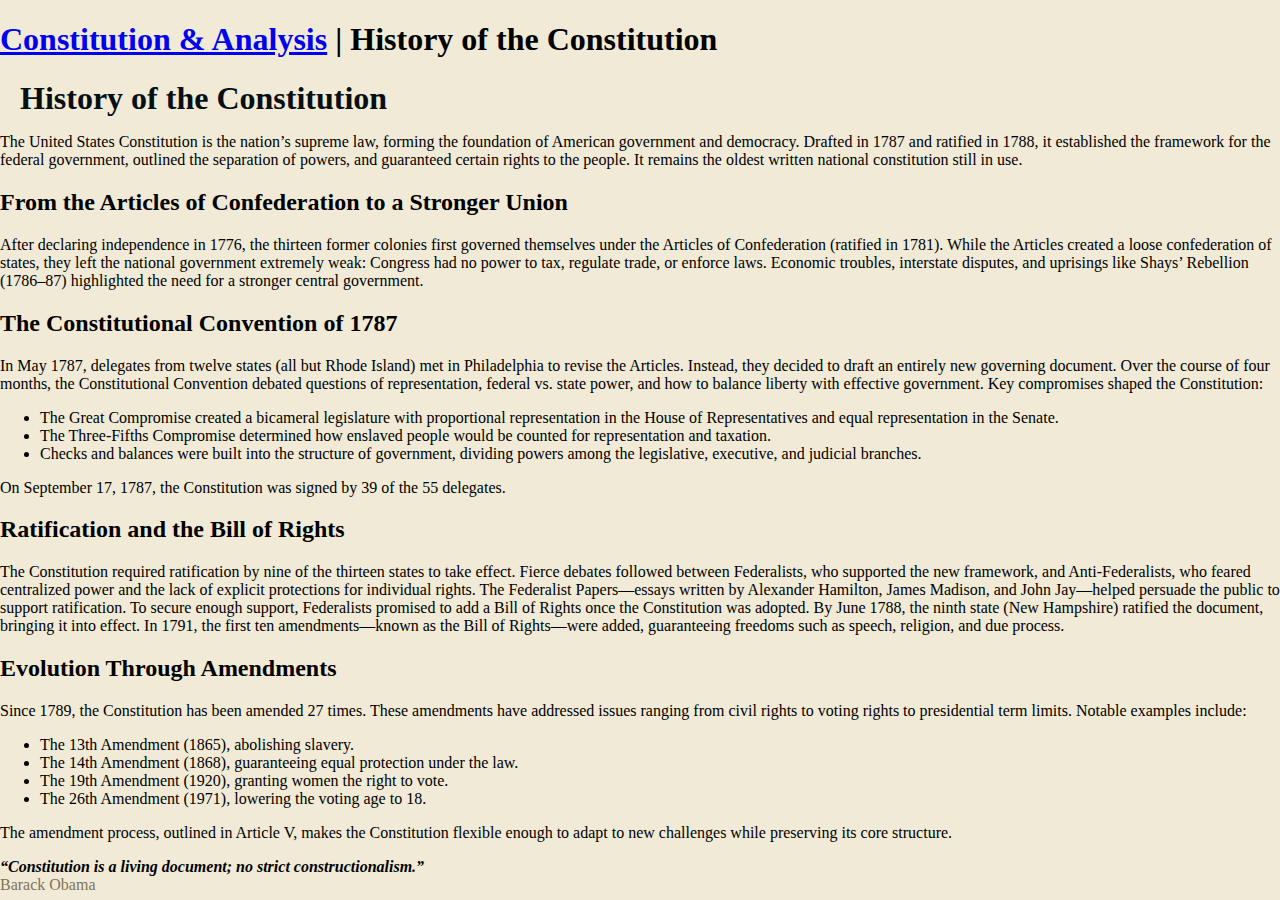
<file: Lab2/history.html>
<!DOCTYPE html>
<html lang="en">
<head>
  <meta charset="UTF-8">
  <meta name="viewport" content="width=device-width, initial-scale=1.0">
  <title>History of the Constitution</title>
  <link rel="stylesheet" href="Resources/styles.css">
</head>
<body>
  <h1 class = "nav"><a href="constitution.html">Constitution &amp; Analysis</a> | <span style="color: black">History of the Constitution</span></h1>
  <h1 class = "main-title">History of the Constitution</h1>

  <!-- History -->
  <div class="history">
    <p>
      The United States Constitution is the nation’s supreme law, forming the foundation of American government and democracy. Drafted in 1787 and ratified in 1788, it established the framework for the federal government, outlined the separation of powers, and guaranteed certain rights to the people. It remains the oldest written national constitution still in use.
    </p>
    <h2>From the Articles of Confederation to a Stronger Union</h2>
    <p>
      After declaring independence in 1776, the thirteen former colonies first governed themselves under the Articles of Confederation (ratified in 1781). While the Articles created a loose confederation of states, they left the national government extremely weak: Congress had no power to tax, regulate trade, or enforce laws. Economic troubles, interstate disputes, and uprisings like Shays’ Rebellion (1786–87) highlighted the need for a stronger central government.
    </p>
    <h2>The Constitutional Convention of 1787</h2>
    <p>
      In May 1787, delegates from twelve states (all but Rhode Island) met in Philadelphia to revise the Articles. Instead, they decided to draft an entirely new governing document. Over the course of four months, the Constitutional Convention debated questions of representation, federal vs. state power, and how to balance liberty with effective government.
      Key compromises shaped the Constitution:</p>
      <ul>
        <li>The Great Compromise created a bicameral legislature with proportional representation in the House of Representatives and equal representation in the Senate.</li>
        <li>The Three-Fifths Compromise determined how enslaved people would be counted for representation and taxation.</li>
        <li>Checks and balances were built into the structure of government, dividing powers among the legislative, executive, and judicial branches.</li>
      </ul>
      <p>On September 17, 1787, the Constitution was signed by 39 of the 55 delegates.</p>

    <h2>Ratification and the Bill of Rights</h2>
    <p>
      The Constitution required ratification by nine of the thirteen states to take effect. Fierce debates followed between Federalists, who supported the new framework, and Anti-Federalists, who feared centralized power and the lack of explicit protections for individual rights.
      The Federalist Papers—essays written by Alexander Hamilton, James Madison, and John Jay—helped persuade the public to support ratification. To secure enough support, Federalists promised to add a Bill of Rights once the Constitution was adopted.
      By June 1788, the ninth state (New Hampshire) ratified the document, bringing it into effect. In 1791, the first ten amendments—known as the Bill of Rights—were added, guaranteeing freedoms such as speech, religion, and due process.  
    </p>
    <h2>Evolution Through Amendments</h2>
    <p>
      Since 1789, the Constitution has been amended 27 times. These amendments have addressed issues ranging from civil rights to voting rights to presidential term limits. Notable examples include:</p>
      <ul>
        <li>The 13th Amendment (1865), abolishing slavery.</li>
        <li>The 14th Amendment (1868), guaranteeing equal protection under the law.</li>
        <li>The 19th Amendment (1920), granting women the right to vote.</li>
        <li>The 26th Amendment (1971), lowering the voting age to 18.</li>
      </ul>
      <p>The amendment process, outlined in Article V, makes the Constitution flexible enough to adapt to new challenges while preserving its core structure.</p>
    <div class="quote"><em><b>“Constitution is a living document; no strict constructionalism.”</b></em><br><span style="color: #7e7558;">Barack Obama</span></div>

  </div>
</body>
</html>
</file>
<file: Lab1/Resources/merged-styles.css>
.solo-portfolio-template * {
  box-sizing: border-box;
}

.solo-portfolio-template {
  background: #060f14;
  display: flex;
  flex-direction: column;
  gap: 0px;
  align-items: center;
  justify-content: center;
  min-width: 1920px;
  position: relative;
  overflow: hidden;
  
}

.picture-stack {
  display: flex;
  flex-direction: column;
  gap: 10px;
  align-items: flex-start;
  justify-content: flex-start;
  align-self: stretch;
  flex-shrink: 0;
  height: 1080px;
  position: relative;
  overflow: hidden;
}

.header {
  background: rgba(0, 0, 0, 0.01);
  padding: 0px 40px 0px 40px;
  display: flex;
  flex-direction: row;
  gap: 40px;
  align-items: center;
  justify-content: flex-start;
  align-self: stretch;
  flex-shrink: 0;
  position: relative;
  overflow: hidden;
  backdrop-filter: blur(50px);
}

.wv-monogram {
  color: #dcb700;
  text-align: left;
  font-family: 'Cormorant Garamond', serif;
  font-size: 80px;
  letter-spacing: -0.2em;
  font-weight: 700;
  position: relative;
  display: flex;
  align-items: flex-end;
  justify-content: flex-start;
}

.previous-works {
  color: #c7dcfc;
  text-align: left;
  font-family: 'Cormorant Garamond', serif;
  font-size: 25px;
  font-weight: 700;
  position: relative;
}

.separating-div {
  align-self: stretch;
  flex: 1;
  position: relative;
  overflow: hidden;
}

.members {
  color: #c7dcfc;
  text-align: left;
  font-family: 'Cormorant Garamond', serif;
  font-size: 25px;
  font-weight: 700;
  position: relative;
}

.member-1 {
  color: #c7dcfc;
  text-align: left;
  font-family: 'Cormorant Garamond', serif;
  font-size: 25px;
  font-weight: 700;
  position: relative;
}

.member-2 {
  color: #cdd3bd;
  text-align: left;
  font-family: 'Cormorant Garamond', serif;
  font-size: 25px;
  font-weight: 700;
  position: relative;
}

.member-3 {
  color: #d2ca7e;
  text-align: left;
  font-family: 'Cormorant Garamond', serif;
  font-size: 25px;
  font-weight: 700;
  position: relative;
}

.member-4 {
  color: #d7c13f;
  text-align: left;
  font-family: 'Cormorant Garamond', serif;
  font-size: 25px;
  font-weight: 700;
  position: relative;
}

.member-5 {
  color: #dcb700;
  text-align: left;
  font-family: 'Cormorant Garamond', serif;
  font-size: 25px;
  font-weight: 700;
  position: relative;
}

.hero {
  padding: 10px;
  display: flex;
  flex-direction: column;
  gap: 10px;
  align-items: center;
  justify-content: center;
  align-self: stretch;
  flex: 1;
  position: relative;
  overflow: hidden;
}

.member-number {
  padding: 10px 50px 10px 25px;
  display: flex;
  flex-direction: row;
  gap: 10px;
  align-items: center;
  justify-content: flex-end;
  align-self: stretch;
  flex-shrink: 0;
  position: relative;
  overflow: hidden;
}

.weather-vanes-title {
  color: #c7dcfc;
  text-align: left;
  font-family: 'Cormorant Garamond', serif;
  font-size: 80px;
  font-weight: 700;
  position: relative;
}

.headshot-and-name {
  padding: 10px;
  display: flex;
  flex-direction: column;
  gap: 10px;
  align-items: flex-start;
  justify-content: center;
  align-self: stretch;
  flex: 1;
  position: relative;
}

.weather-vanes-title2 {
  color: #c7dcfc;
  text-align: left;
  font-family: 'Cormorant Garamond', serif;
  font-size: 80px;
  font-weight: 700;
  position: relative;
}

.previous-works2, .portfolio-information {
  padding: 100px 50px 50px 50px;
  display: flex;
  flex-direction: column;
  gap: 100px;
  align-items: center;
  justify-content: flex-start;
  align-self: stretch;
  flex-shrink: 0;
  position: relative;
  overflow: hidden;
  color: #dcb700;
  text-align: left;
  font-family: 'Cormorant Garamond', serif;
  font-size: 60px;
  font-weight: 700;
  position: relative;
}

.contact-info {
  padding: 10px;
  display: flex;
  flex-direction: column;
  gap: 0px;
  align-items: center;
  justify-content: center;
  align-self: stretch;
  flex-shrink: 0;
  position: relative;
  overflow: hidden;
}

.text {
  padding: 10px;
  display: flex;
  flex-direction: column;
  gap: 0px;
  align-items: flex-start;
  justify-content: flex-start;
  align-self: stretch;
  flex: 1;
  position: relative;
  overflow: hidden;
}

.title {
  padding: 10px;
  display: flex;
  flex-direction: row;
  gap: 10px;
  align-items: flex-start;
  justify-content: flex-start;
  align-self: stretch;
  flex-shrink: 0;
  position: relative;
  overflow: hidden;
  color: #dcb700;
  text-align: left;
  font-family: 'Cormorant Garamond', serif;
  font-size: 40px;
  font-weight: 700;
  position: relative;
}

.description {
  padding: 10px;
  display: flex;
  flex-direction: row;
  gap: 10px;
  align-items: flex-start;
  justify-content: flex-start;
  align-self: stretch;
  flex-shrink: 0;
  overflow: hidden;
  color: #c7dcfc;
  text-align: left;
  font-family: 'Cormorant Garamond', serif;
  font-size: 30px;
  font-weight: 700;
  position: relative;
}

.introduction-statement {
  padding: 10px;
  display: flex;
  flex-direction: column;
  gap: 0px;
  align-items: center;
  justify-content: center;
  align-self: stretch;
  flex-shrink: 0;
  position: relative;
  overflow: hidden;
  color: #c7dcfc;
  text-align: center;
  font-family: 'Cormorant Garamond', serif;
  font-size: 40px;
  font-weight: 700;
  position: relative;
  align-self: stretch;
}


.work-exp-details {
  padding: 10px 25px 10px 25px;
  display: flex;
  flex-direction: column;
  gap: 0px;
  align-items: center;
  justify-content: center;
  align-self: stretch;
  flex-shrink: 0;
  position: relative;
  overflow: hidden;
  color: #c7dcfc;
  font-family: 'Cormorant Garamond', serif;
  font-size: 30px;
  font-weight: 700;
}

.work-exp-details-ryan {
  padding: 10px 25px 10px 25px;
  display: flex;
  flex-direction: column;
  gap: 0px;
  align-items: flex-start;
  justify-content: flex-start;
  align-self: stretch;
  flex-shrink: 0;
  position: relative;
  overflow: hidden;
  color: #c7dcfc;
  font-family: 'Cormorant Garamond', serif;
  font-size: 30px;
  font-weight: 700;
}

.work-experience-1-include-job-title-ryan {
  color: #dcb700
}

.skills2-ryan {
  padding: 10px;
  display: flex;
  flex-direction: column;
  gap: 0px;
  align-items: flex-start;
  justify-content: flex-start;
  align-self: stretch;
  flex-shrink: 0;
  position: relative;
  overflow: hidden;
  color: #c7dcfc;
  font-family: 'Cormorant Garamond', serif;
  font-size: 30px;
  font-weight: 700;
  position: relative;
  align-self: stretch;
}

.em-high-school a,
.em-high-school a:visited,
.em-high-school a:hover,
.em-high-school a:active {
  color: inherit; 
  text-decoration:underline;
}

.skills2 {
  padding: 10px;
  display: flex;
  flex-direction: column;
  gap: 0px;
  align-items: center;
  justify-content: center;
  align-self: stretch;
  flex-shrink: 0;
  position: relative;
  overflow: hidden;
  color: #c7dcfc;
  font-family: 'Cormorant Garamond', serif;
  font-size: 30px;
  font-weight: 700;
  position: relative;
  align-self: stretch;
}

.main * {
  box-sizing: border-box;
}

body {
    background-color: #060f14;
}

.main {
  background: #060f14;
  display: flex;
  flex-direction: column;
  gap: 0px;
  align-items: center;
  justify-content: center;
  position: relative;
  overflow: hidden;
}

.weather-vanes-logo-svg-1 {
  flex-shrink: 0;
  width: 250px;
  height: 250px;
  position: relative;
  overflow: hidden;
  aspect-ratio: 1;
}

.clip-path-group {
  height: auto;
  position: absolute;
  left: 0px;
  top: 0px;
  overflow: visible;
}

.team-slogan-subtitle {
  color: #c7dcfc;
  text-align: left;
  font-family: 'Cormorant Garamond', serif;
  font-size: 40px;
  font-weight: 700;
  position: relative;
}

.previous-works3 {
  color: #dcb700;
  text-align: left;
  font-family: 'Cormorant Garamond', serif;
  font-size: 60px;
  font-weight: 700;
  position: relative;
}

.prev-work-1 {
  display: flex;
  flex-direction: row;
  gap: 10px;
  align-items: center;
  justify-content: center;
  align-self: stretch;
  flex-shrink: 0;
  position: relative;
  overflow: hidden;
}

.weathervanes-website {
  color: #dcb700;
  text-align: left;
  font-family: 'Cormorant Garamond', serif;
  font-size: 40px;
  font-weight: 700;
  position: relative;
  flex: 1;
}

.desc-text {
  color: #c7dcfc;
  text-align: left;
  font-family: 'Cormorant Garamond', serif;
  font-size: 30px;
  font-weight: 700;
  position: relative;
  width: 865px;
}

.image {
  padding: 10px;
  display: flex;
  flex-direction: column;
  gap: 10px;
  align-items: center;
  justify-content: center;
  align-self: stretch;
  flex: 1;
  position: relative;
  overflow: hidden;
}

.website-thumbnail {
  flex-shrink: 0;
  width: 885px;
  height: 499.79px;
  position: relative;
  object-fit: cover;
  aspect-ratio: 885/499.79;
}

.prev-work-2 {
  display: flex;
  flex-direction: row;
  gap: 10px;
  align-items: center;
  justify-content: center;
  align-self: stretch;
  flex-shrink: 0;
  position: relative;
  overflow: hidden;
}

.title2 {
  padding: 10px;
  display: flex;
  flex-direction: row;
  gap: 0px;
  align-items: flex-start;
  justify-content: flex-start;
  align-self: stretch;
  flex-shrink: 0;
  height: 68px;
  position: relative;
  overflow: hidden;
}

.weathervanes-web-app {
  color: #dcb700;
  text-align: left;
  font-family: 'Cormorant Garamond', serif;
  font-size: 40px;
  font-weight: 700;
  position: relative;
  flex: 1;
}

.description2 {
  padding: 10px;
  display: flex;
  flex-direction: row;
  gap: 0px;
  align-items: flex-start;
  justify-content: flex-start;
  align-self: stretch;
  flex-shrink: 0;
  position: relative;
  overflow: hidden;
}

.prev-work-3 {
  display: flex;
  flex-direction: row;
  gap: 10px;
  align-items: center;
  justify-content: center;
  align-self: stretch;
  flex-shrink: 0;
  position: relative;
  overflow: hidden;
}

.project-3 {
  color: #dcb700;
  text-align: left;
  font-family: 'Cormorant Garamond', serif;
  font-size: 40px;
  font-weight: 700;
  position: relative;
  flex: 1;
}

.montes3-rpi-edu a,
.montes3-rpi-edu a:visited,
.montes3-rpi-edu a:hover,
.montes3-rpi-edu a:active {
  color: inherit; 
  text-decoration: underline;
}

.email a,
.email a:visited,
.email a:hover,
.email a:active {
  color: inherit; 
  text-decoration: underline;
}

.rensselaer-polytechnic-institute a,
.rensselaer-polytechnic-institute a:visited,
.rensselaer-polytechnic-institute a:hover,
.rensselaer-polytechnic-institute a:active {
  color: inherit; 
  text-decoration:underline;
}
.circular-image {
  border-radius: 50%; 
  width: 300px;      
  height: 300px;     
  object-fit: cover; 
}

.member-card {
  display: none; 
  position: absolute; 
  background-color: #222; 
  color: #fff; 
  border: 1px solid #444;
  border-radius: 8px;
  padding: 15px;
  width: 200px;
  text-align: center;
  z-index: 100; 
  opacity: 0;
  transition: opacity 0.3s ease;
}

.member-card.visible {
  display: block; 
  opacity: 1;
}

.member-card img {
  width: 80px;
  height: 80px;
  border-radius: 50%; 
  object-fit: cover;
  margin-bottom: 10px;
  border: 2px solid #555;
}

.member-card-name {
  font-family: 'Cormorant Garamond', serif;
  font-size: 1.2em;
  font-weight: 700;
}

.member-card-info {
  font-family: 'Cormorant Garamond', serif;
  font-size: 0.9em;
  margin-top: 5px;
  color: #ccc;
}

a {
  padding: 10px;
  text-decoration: none; 
  transition: font-size 500ms cubic-bezier(0.075, 0.82, 0.165, 1);
}

a:hover {
  font-size: 35px;
}

h1 {
  color: #dcb700;
  text-align: left;
  font-family: 'Cormorant Garamond', serif;
  font-size: 40px;
  font-weight: 700;
  position: relative;
  flex: 1;
}

.bths-high-school a,
.bths-high-school a:visited,
.bths-high-school a:hover,
.bths-high-school a:active {
  color: inherit; 
  text-decoration:underline;
}

.project a,
.project a:visited,
.project a:hover,
.project a:active {
  color: inherit; 
  text-decoration:underline;
}
</file>
<file: Lab2/Resources/styles.css>
.main,
.main *{
    box-sizing: border-box;
}

body {
    background-color:  #F0EAD6;
    margin: 0;
    padding: 0;
}

.main-title {
    font-family: 'Garamond', serif;
    font-size: 32px;
    text-align: left;
    color: #060f14;
    margin-top: 20px;
    margin-bottom: 10px;
    margin-left: 20px;
}

.preamble,
.article,
.amendment {
    color: #060f14;
    text-align: left;
    font-family: 'Garamond', serif;
    font-size: 21px;
    letter-spacing: 0em;
    font-weight: 400;
    line-height: 1.5em;
    padding: 20px 40px 20px 40px;
    width: 50%;
    max-width: 600px;
    margin-left: 20px;
    margin-bottom: 10px;
    display: block;
    background-color: #ead8c1;
    border: #060f14 solid 2px;
    float: left;
    clear: left;
    cursor: pointer;
    transition: all 0.3s ease;
}

/* Collapsed state - only show title */
.preamble.collapsed,
.article.collapsed,
.amendment.collapsed {
    height: auto;
    overflow: hidden;
}

.preamble.collapsed > *:not(h1),
.article.collapsed > *:not(h1),
.amendment.collapsed > *:not(h1) {
    display: none;
}

.preamble.collapsed:hover,
.article.collapsed:hover,
.amendment.collapsed:hover {
    background-color: #e0d0b5;
}

.preamble h1::after,
.article h1::after,
.amendment h1::after {
    content: "»";
    font-size: 0.8em;
    color: #666;
    float: right;
    transition: transform 0.3s ease;
    transform: rotate(-90deg);
}

.preamble.collapsed h1::after,
.article.collapsed h1::after,
.amendment.collapsed h1::after {
    transform: rotate(90deg);
}

/* Analysis button styling */
.analysis-btn {
    background-color: #060f14;
    color: #F0EAD6;
    border: none;
    padding: 8px 16px;
    font-family: 'Garamond', serif;
    font-size: 14px;
    cursor: pointer;
    border-radius: 4px;
    margin-top: 10px;
    transition: background-color 0.3s ease;
}

.analysis-btn:hover {
    background-color: #333;
}

/* analysis panel on right side */
.analysis-panel {
    position: fixed;
    top: 0;
    right: 0;
    width: 45%;
    height: 100vh;
    background-color: #f8f6f0;
    border-left: 3px solid #060f14;
    padding: 20px;
    overflow-y: auto;
    transform: translateX(100%);
    transition: transform 0.3s ease;
    z-index: 1000;
}

.analysis-panel.open {
    transform: translateX(0);
}

.indent {
  padding-left: 50px;
}

.extra-white-space {
    padding-bottom: 50px;
}

.analysis-panel h2 {
    font-family: 'Garamond', serif;
    color: #060f14;
    margin-top: 0;
    border-bottom: 2px solid #060f14;
    padding-bottom: 10px;
}

.analysis-content {
    font-family: 'Garamond', serif;
    font-size: 18px;
    line-height: 1.6;
    color: #060f14;
}

.close-analysis {
    background-color: #060f14;
    color: #F0EAD6;
    border: none;
    padding: 8px 16px;
    font-family: 'Garamond', serif;
    cursor: pointer;
    border-radius: 4px;
    float: right;
    margin-bottom: 20px;
}
</file>
